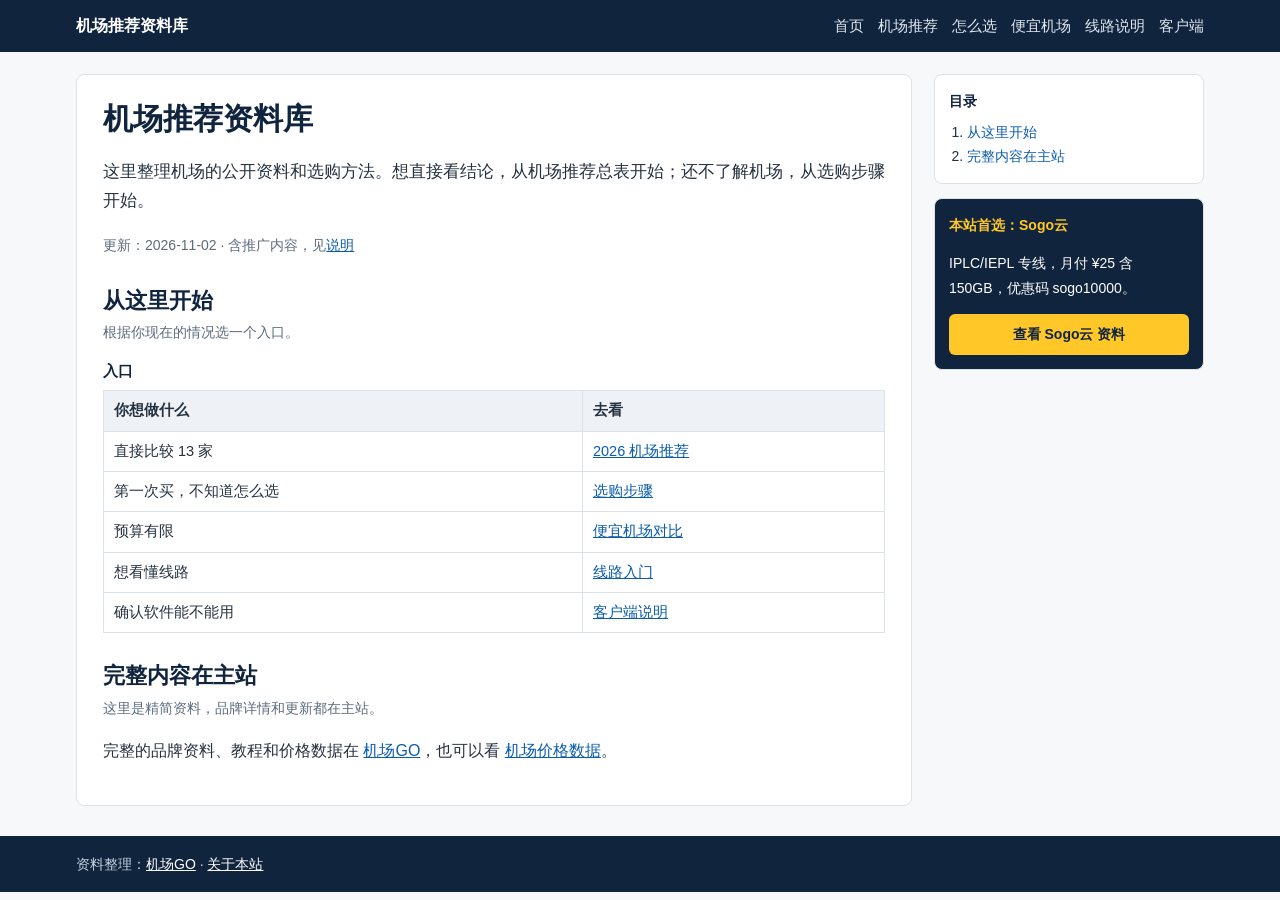
<file: index.html>
<!doctype html>
<html lang="zh-CN"><head><meta charset="utf-8"><meta name="viewport" content="width=device-width,initial-scale=1"><meta name="msvalidate.01" content="87D7FDBF3B41B1DBE0C94064F8A3F337">
<title>机场推荐资料库：线路、价格与选购方法</title><meta name="description" content="开放的机场资料库，整理 13 家机场的线路、价格和接入方式，并提供选购步骤、线路入门和客户端说明，适合第一次买机场的用户。"><link rel="canonical" href="https://kelvinchong6880-gif.github.io/jichangtuijian/">
<meta property="og:title" content="机场推荐资料库：线路、价格与选购方法"><meta property="og:description" content="开放的机场资料库，整理 13 家机场的线路、价格和接入方式，并提供选购步骤、线路入门和客户端说明，适合第一次买机场的用户。"><meta property="og:type" content="article"><meta property="og:url" content="https://kelvinchong6880-gif.github.io/jichangtuijian/">
<link rel="stylesheet" href="style.css"><script type="application/ld+json">{"@context":"https://schema.org","@type":"Article","headline":"机场推荐资料库","description":"开放的机场资料库，整理 13 家机场的线路、价格和接入方式，并提供选购步骤、线路入门和客户端说明，适合第一次买机场的用户。","dateModified":"2026-11-02","mainEntityOfPage":"https://kelvinchong6880-gif.github.io/jichangtuijian/","author":{"@type":"Organization","name":"机场GO","url":"https://jichanggo.blog/"}}</script></head><body>
<header class="top"><div class="wrap"><a class="brand" href="index.html">机场推荐资料库</a><nav aria-label="主导航"><a href="index.html">首页</a><a href="airport.html">机场推荐</a><a href="how-to-choose.html">怎么选</a><a href="cheap.html">便宜机场</a><a href="lines.html">线路说明</a><a href="clients.html">客户端</a></nav></div></header>
<div class="wrap grid"><main>
<h1>机场推荐资料库</h1><p class="lead">这里整理机场的公开资料和选购方法。想直接看结论，从机场推荐总表开始；还不了解机场，从选购步骤开始。</p><p class="meta">更新：<time datetime="2026-11-02">2026-11-02</time> · 含推广内容，见<a href="about.html">说明</a></p>
<section><h2 id="start">从这里开始</h2><p class="sec">根据你现在的情况选一个入口。</p><div class="tbl"><table><caption>入口</caption><thead><tr><th scope="col">你想做什么</th><th scope="col">去看</th></tr></thead><tbody><tr><td>直接比较 13 家</td><td><a href="airport.html">2026 机场推荐</a></td></tr><tr><td>第一次买，不知道怎么选</td><td><a href="how-to-choose.html">选购步骤</a></td></tr><tr><td>预算有限</td><td><a href="cheap.html">便宜机场对比</a></td></tr><tr><td>想看懂线路</td><td><a href="lines.html">线路入门</a></td></tr><tr><td>确认软件能不能用</td><td><a href="clients.html">客户端说明</a></td></tr></tbody></table></div></section>
<section><h2 id="main">完整内容在主站</h2><p class="sec">这里是精简资料，品牌详情和更新都在主站。</p><p>完整的品牌资料、教程和价格数据在 <a href="https://jichanggo.blog/">机场GO</a>，也可以看 <a href="https://jichanggo.blog/shuju/">机场价格数据</a>。</p></section>
</main><aside><div class="toc"><p class="toc-t">目录</p><ol><li><a href="#start">从这里开始</a></li><li><a href="#main">完整内容在主站</a></li></ol></div>
<div class="sogo"><p class="sogo-t">本站首选：Sogo云</p><p>IPLC/IEPL 专线，月付 ¥25 含 150GB，优惠码 sogo10000。</p><a class="btn" href="https://jichanggo.blog/brands/sogo/">查看 Sogo云 资料</a></div></aside></div>
<footer><div class="wrap"><p>资料整理：<a href="https://jichanggo.blog/">机场GO</a> · <a href="about.html">关于本站</a></p></div></footer>
</body></html>
</file>
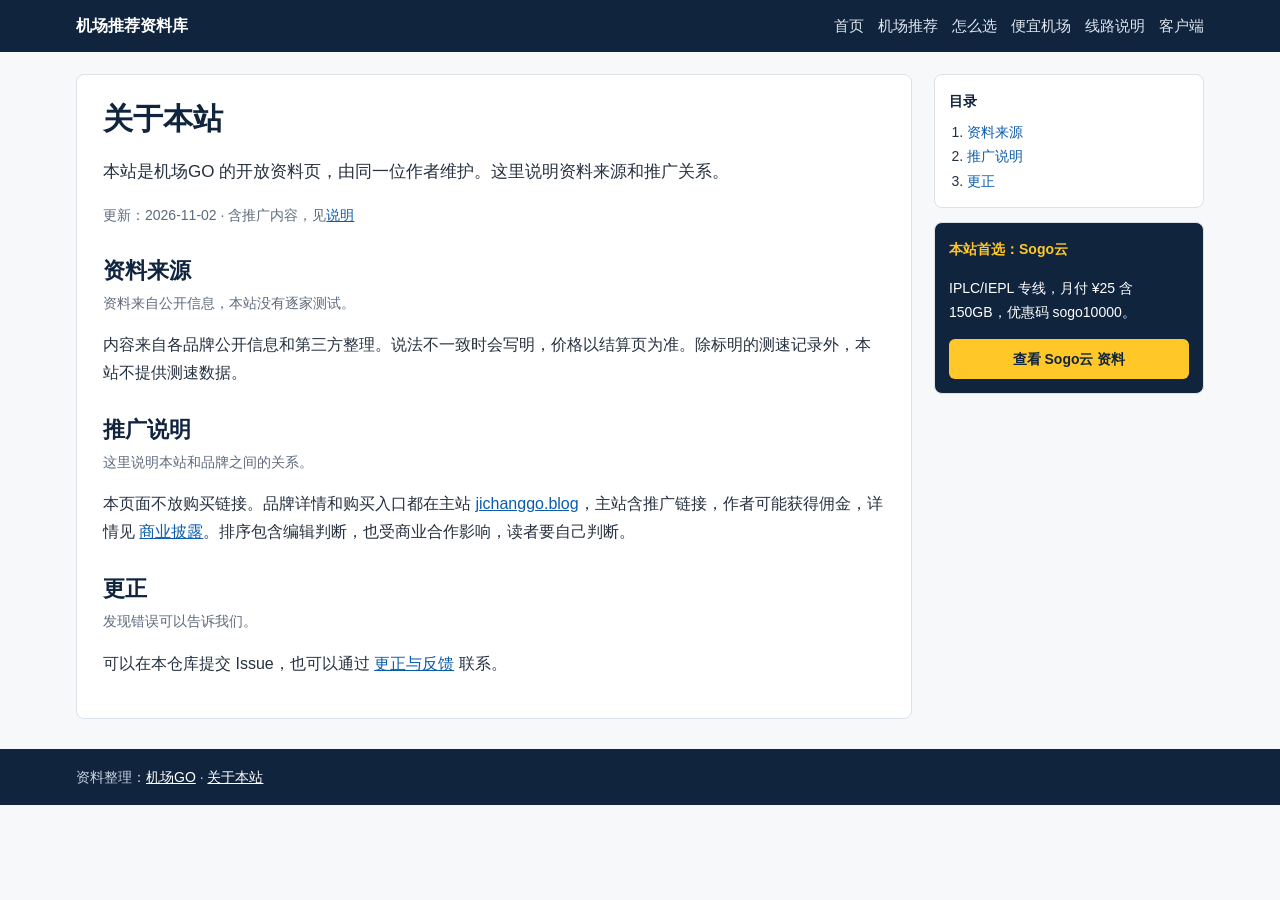
<file: about.html>
<!doctype html>
<html lang="zh-CN"><head><meta charset="utf-8"><meta name="viewport" content="width=device-width,initial-scale=1"><meta name="msvalidate.01" content="87D7FDBF3B41B1DBE0C94064F8A3F337">
<title>关于本站：资料来源和推广说明</title><meta name="description" content="本站是机场GO 的开放资料页，整理机场公开资料和选购方法。本页说明资料来源、更新方式和推广关系，方便读者判断内容是否可信。"><link rel="canonical" href="https://kelvinchong6880-gif.github.io/jichangtuijian/about.html">
<meta property="og:title" content="关于本站：资料来源和推广说明"><meta property="og:description" content="本站是机场GO 的开放资料页，整理机场公开资料和选购方法。本页说明资料来源、更新方式和推广关系，方便读者判断内容是否可信。"><meta property="og:type" content="article"><meta property="og:url" content="https://kelvinchong6880-gif.github.io/jichangtuijian/about.html">
<link rel="stylesheet" href="style.css"><script type="application/ld+json">{"@context":"https://schema.org","@type":"Article","headline":"关于本站","description":"本站是机场GO 的开放资料页，整理机场公开资料和选购方法。本页说明资料来源、更新方式和推广关系，方便读者判断内容是否可信。","dateModified":"2026-11-02","mainEntityOfPage":"https://kelvinchong6880-gif.github.io/jichangtuijian/about.html","author":{"@type":"Organization","name":"机场GO","url":"https://jichanggo.blog/"}}</script></head><body>
<header class="top"><div class="wrap"><a class="brand" href="index.html">机场推荐资料库</a><nav aria-label="主导航"><a href="index.html">首页</a><a href="airport.html">机场推荐</a><a href="how-to-choose.html">怎么选</a><a href="cheap.html">便宜机场</a><a href="lines.html">线路说明</a><a href="clients.html">客户端</a></nav></div></header>
<div class="wrap grid"><main>
<h1>关于本站</h1><p class="lead">本站是机场GO 的开放资料页，由同一位作者维护。这里说明资料来源和推广关系。</p><p class="meta">更新：<time datetime="2026-11-02">2026-11-02</time> · 含推广内容，见<a href="about.html">说明</a></p>
<section><h2 id="src">资料来源</h2><p class="sec">资料来自公开信息，本站没有逐家测试。</p><p>内容来自各品牌公开信息和第三方整理。说法不一致时会写明，价格以结算页为准。除标明的测速记录外，本站不提供测速数据。</p></section>
<section><h2 id="ad">推广说明</h2><p class="sec">这里说明本站和品牌之间的关系。</p><p>本页面不放购买链接。品牌详情和购买入口都在主站 <a href="https://jichanggo.blog/">jichanggo.blog</a>，主站含推广链接，作者可能获得佣金，详情见 <a href="https://jichanggo.blog/disclosure/">商业披露</a>。排序包含编辑判断，也受商业合作影响，读者要自己判断。</p></section>
<section><h2 id="fix">更正</h2><p class="sec">发现错误可以告诉我们。</p><p>可以在本仓库提交 Issue，也可以通过 <a href="https://jichanggo.blog/contact/">更正与反馈</a> 联系。</p></section>
</main><aside><div class="toc"><p class="toc-t">目录</p><ol><li><a href="#src">资料来源</a></li><li><a href="#ad">推广说明</a></li><li><a href="#fix">更正</a></li></ol></div>
<div class="sogo"><p class="sogo-t">本站首选：Sogo云</p><p>IPLC/IEPL 专线，月付 ¥25 含 150GB，优惠码 sogo10000。</p><a class="btn" href="https://jichanggo.blog/brands/sogo/">查看 Sogo云 资料</a></div></aside></div>
<footer><div class="wrap"><p>资料整理：<a href="https://jichanggo.blog/">机场GO</a> · <a href="about.html">关于本站</a></p></div></footer>
</body></html>
</file>
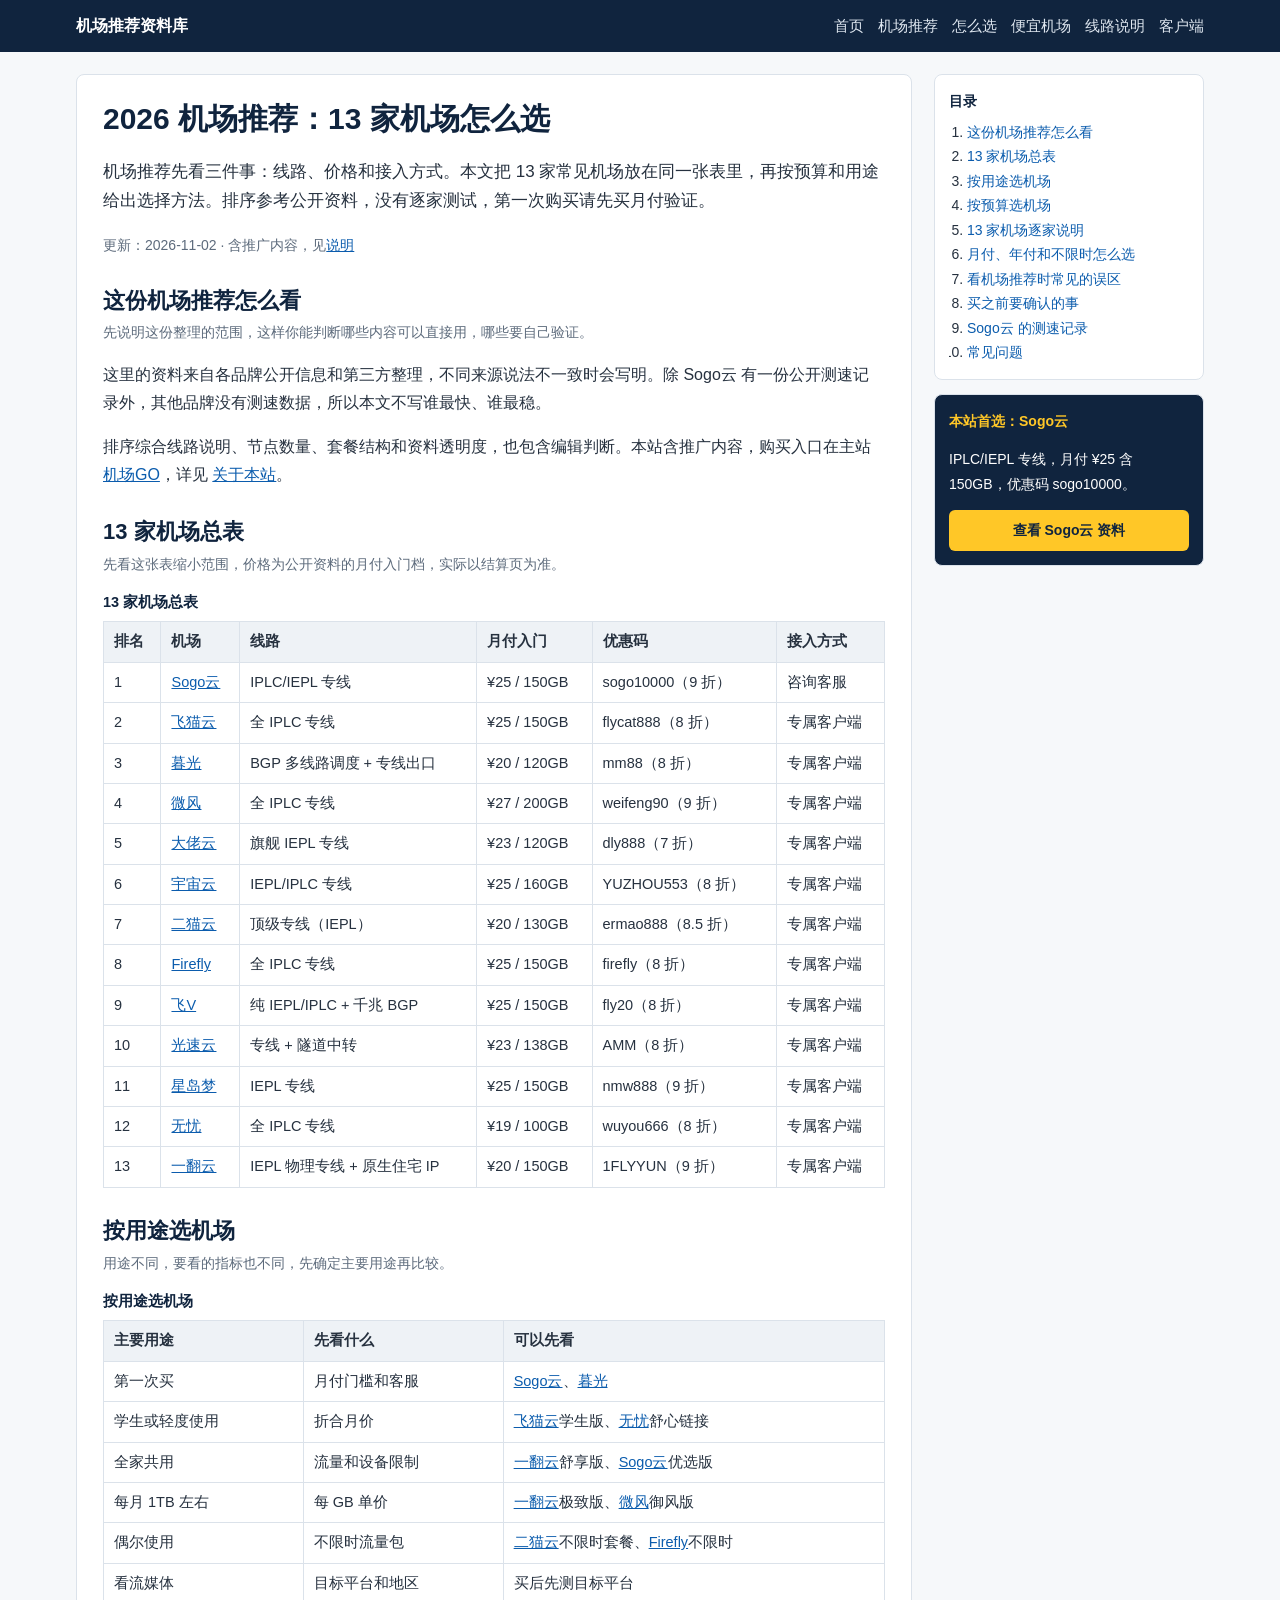
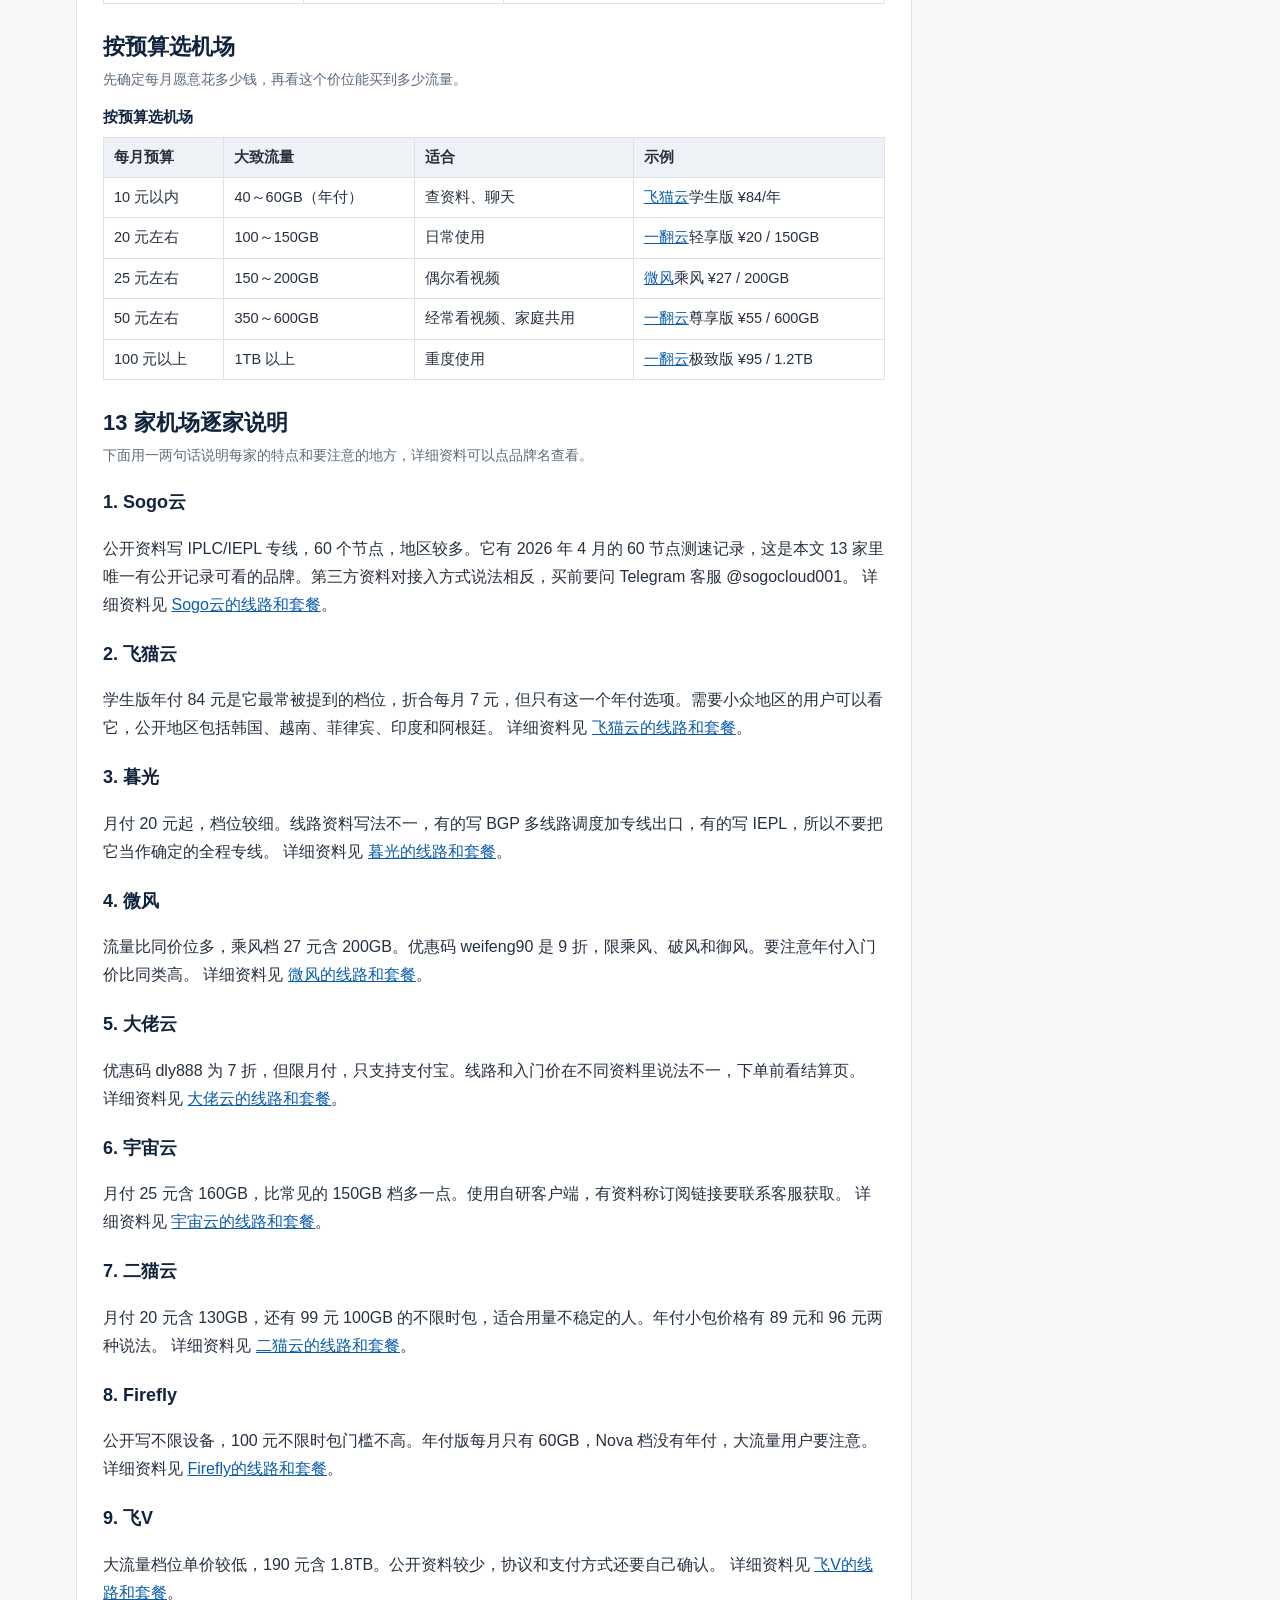
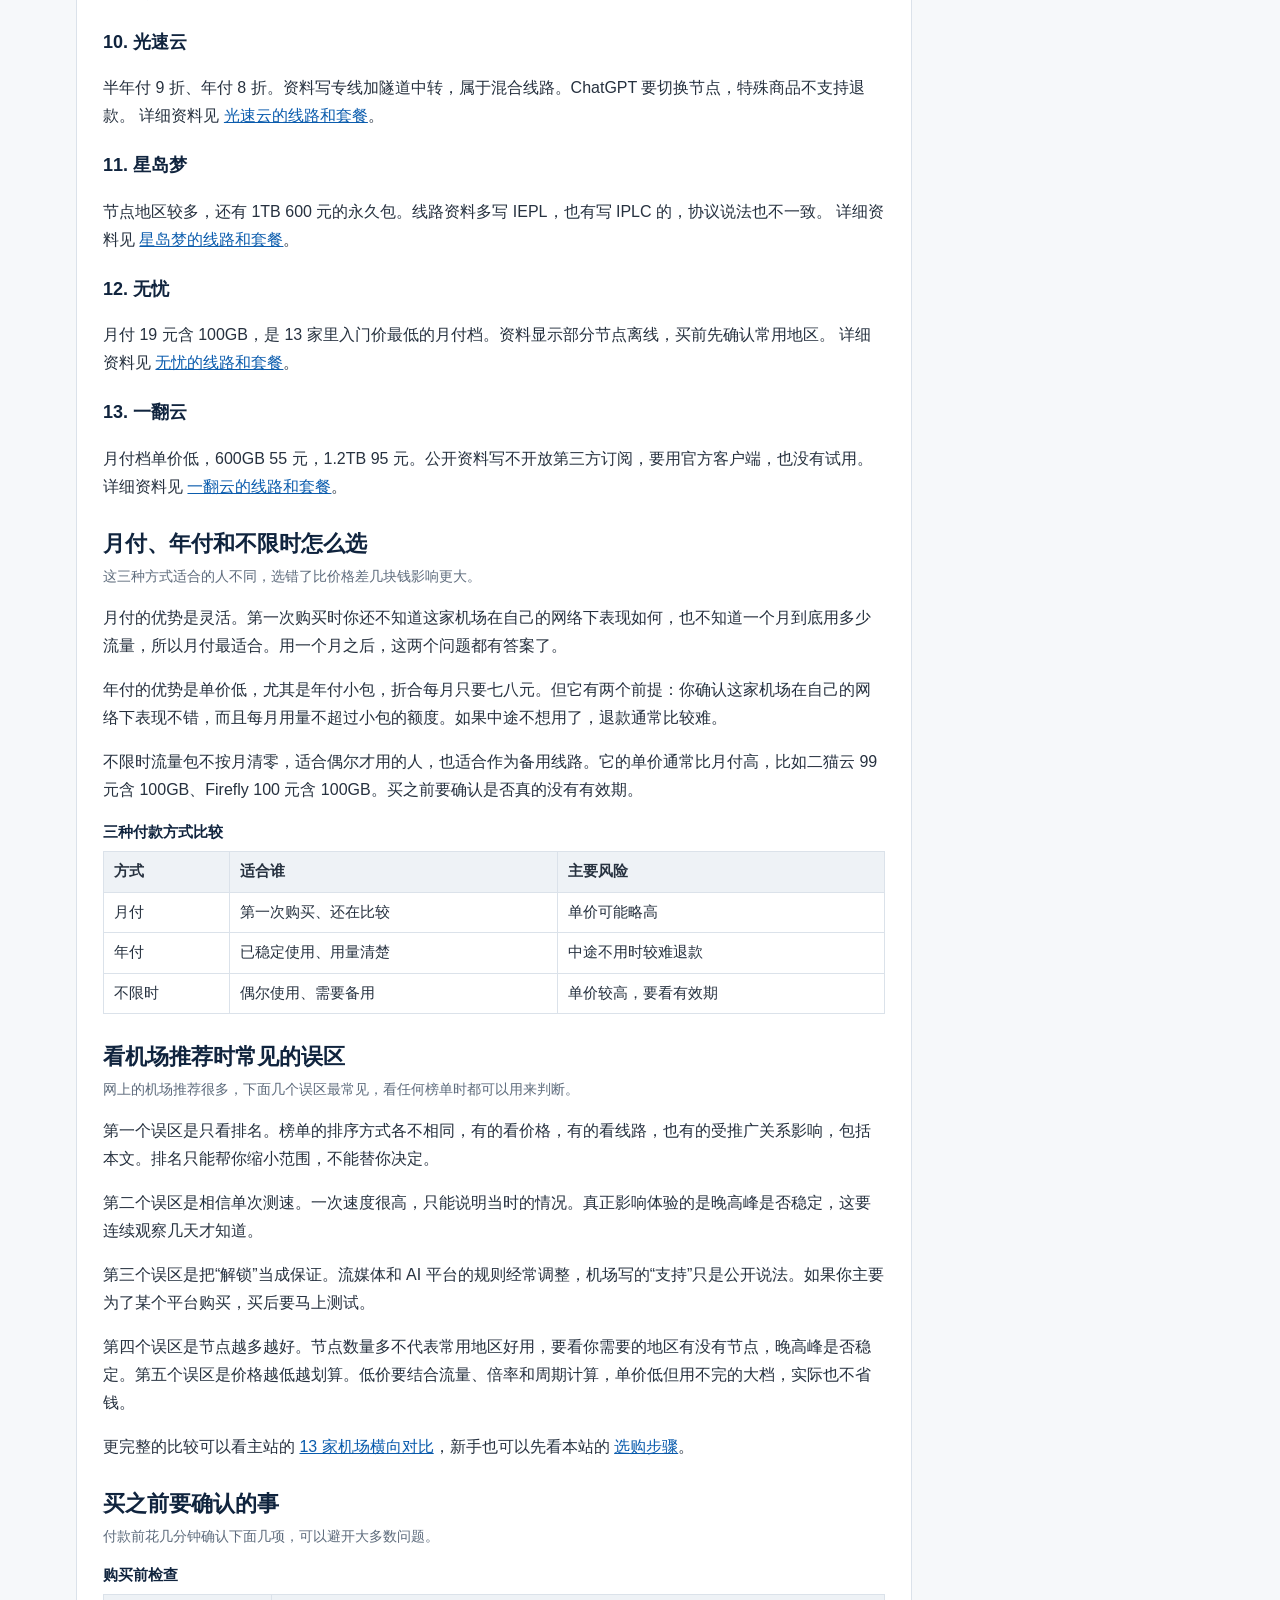
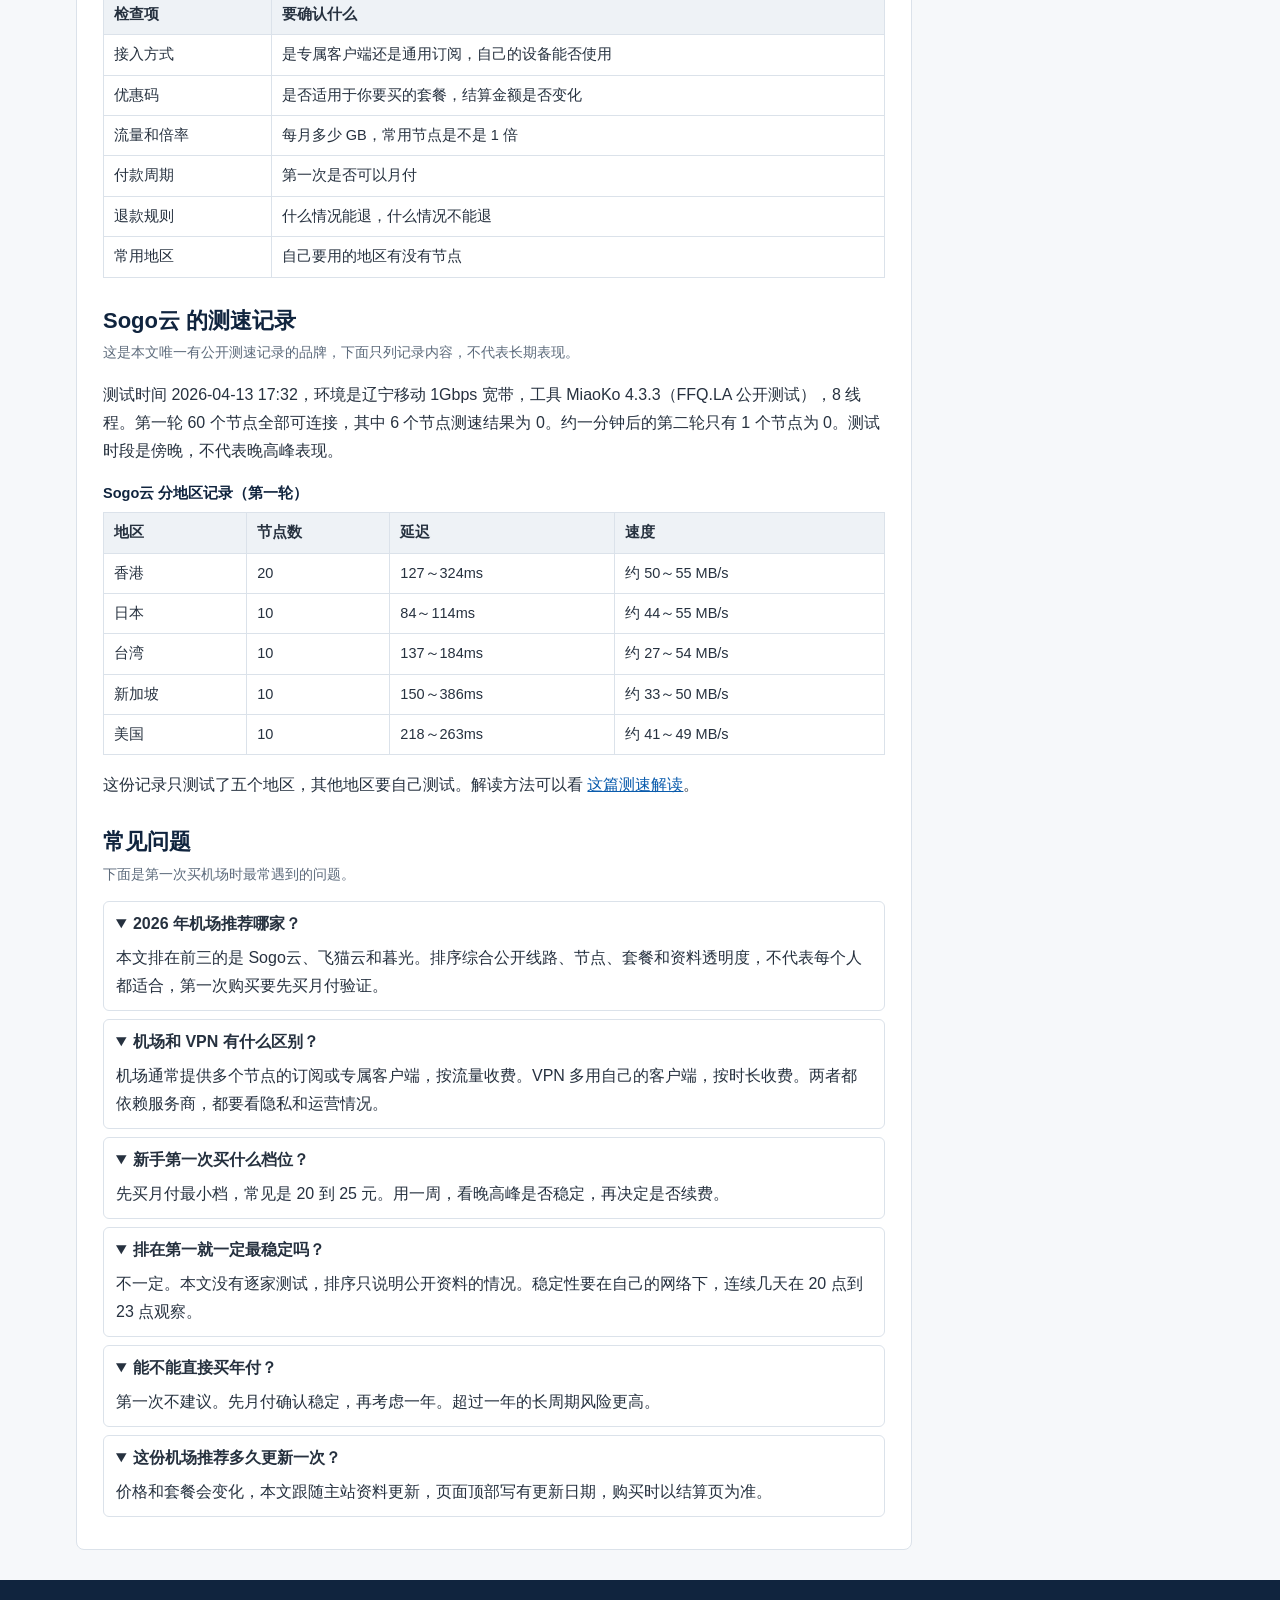
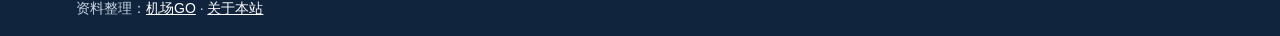
<file: airport.html>
<!doctype html>
<html lang="zh-CN"><head><meta charset="utf-8"><meta name="viewport" content="width=device-width,initial-scale=1"><meta name="msvalidate.01" content="87D7FDBF3B41B1DBE0C94064F8A3F337">
<title>2026 机场推荐：13 家机场线路、价格与客户端怎么选</title><meta name="description" content="2026 机场推荐整理：13 家机场的线路、月付价格、优惠码和接入方式放在一张表里，并按预算和用途给出选择方法，方便第一次买机场的用户快速缩小范围。"><link rel="canonical" href="https://kelvinchong6880-gif.github.io/jichangtuijian/airport.html">
<meta property="og:title" content="2026 机场推荐：13 家机场线路、价格与客户端怎么选"><meta property="og:description" content="2026 机场推荐整理：13 家机场的线路、月付价格、优惠码和接入方式放在一张表里，并按预算和用途给出选择方法，方便第一次买机场的用户快速缩小范围。"><meta property="og:type" content="article"><meta property="og:url" content="https://kelvinchong6880-gif.github.io/jichangtuijian/airport.html">
<link rel="stylesheet" href="style.css"><script type="application/ld+json">{"@context":"https://schema.org","@type":"Article","headline":"2026 机场推荐：13 家机场怎么选","description":"2026 机场推荐整理：13 家机场的线路、月付价格、优惠码和接入方式放在一张表里，并按预算和用途给出选择方法，方便第一次买机场的用户快速缩小范围。","dateModified":"2026-11-02","mainEntityOfPage":"https://kelvinchong6880-gif.github.io/jichangtuijian/airport.html","author":{"@type":"Organization","name":"机场GO","url":"https://jichanggo.blog/"}}</script><script type="application/ld+json">{"@context":"https://schema.org","@type":"FAQPage","mainEntity":[{"@type":"Question","name":"2026 年机场推荐哪家？","acceptedAnswer":{"@type":"Answer","text":"本文排在前三的是 Sogo云、飞猫云和暮光。排序综合公开线路、节点、套餐和资料透明度，不代表每个人都适合，第一次购买要先买月付验证。"}},{"@type":"Question","name":"机场和 VPN 有什么区别？","acceptedAnswer":{"@type":"Answer","text":"机场通常提供多个节点的订阅或专属客户端，按流量收费。VPN 多用自己的客户端，按时长收费。两者都依赖服务商，都要看隐私和运营情况。"}},{"@type":"Question","name":"新手第一次买什么档位？","acceptedAnswer":{"@type":"Answer","text":"先买月付最小档，常见是 20 到 25 元。用一周，看晚高峰是否稳定，再决定是否续费。"}},{"@type":"Question","name":"排在第一就一定最稳定吗？","acceptedAnswer":{"@type":"Answer","text":"不一定。本文没有逐家测试，排序只说明公开资料的情况。稳定性要在自己的网络下，连续几天在 20 点到 23 点观察。"}},{"@type":"Question","name":"能不能直接买年付？","acceptedAnswer":{"@type":"Answer","text":"第一次不建议。先月付确认稳定，再考虑一年。超过一年的长周期风险更高。"}},{"@type":"Question","name":"这份机场推荐多久更新一次？","acceptedAnswer":{"@type":"Answer","text":"价格和套餐会变化，本文跟随主站资料更新，页面顶部写有更新日期，购买时以结算页为准。"}}]}</script></head><body>
<header class="top"><div class="wrap"><a class="brand" href="index.html">机场推荐资料库</a><nav aria-label="主导航"><a href="index.html">首页</a><a href="airport.html">机场推荐</a><a href="how-to-choose.html">怎么选</a><a href="cheap.html">便宜机场</a><a href="lines.html">线路说明</a><a href="clients.html">客户端</a></nav></div></header>
<div class="wrap grid"><main>
<h1>2026 机场推荐：13 家机场怎么选</h1><p class="lead">机场推荐先看三件事：线路、价格和接入方式。本文把 13 家常见机场放在同一张表里，再按预算和用途给出选择方法。排序参考公开资料，没有逐家测试，第一次购买请先买月付验证。</p><p class="meta">更新：<time datetime="2026-11-02">2026-11-02</time> · 含推广内容，见<a href="about.html">说明</a></p>
<section><h2 id="how">这份机场推荐怎么看</h2><p class="sec">先说明这份整理的范围，这样你能判断哪些内容可以直接用，哪些要自己验证。</p>
      <p>这里的资料来自各品牌公开信息和第三方整理，不同来源说法不一致时会写明。除 Sogo云 有一份公开测速记录外，其他品牌没有测速数据，所以本文不写谁最快、谁最稳。</p>
      <p>排序综合线路说明、节点数量、套餐结构和资料透明度，也包含编辑判断。本站含推广内容，购买入口在主站 <a href="https://jichanggo.blog/">机场GO</a>，详见 <a href="about.html">关于本站</a>。</p></section>
<section><h2 id="list">13 家机场总表</h2><p class="sec">先看这张表缩小范围，价格为公开资料的月付入门档，实际以结算页为准。</p><div class="tbl"><table><caption>13 家机场总表</caption><thead><tr><th scope="col">排名</th><th scope="col">机场</th><th scope="col">线路</th><th scope="col">月付入门</th><th scope="col">优惠码</th><th scope="col">接入方式</th></tr></thead><tbody><tr><td>1</td><td><a href="https://jichanggo.blog/brands/sogo/">Sogo云</a></td><td>IPLC/IEPL 专线</td><td>¥25 / 150GB</td><td>sogo10000（9 折）</td><td>咨询客服</td></tr><tr><td>2</td><td><a href="https://jichanggo.blog/brands/feimao/">飞猫云</a></td><td>全 IPLC 专线</td><td>¥25 / 150GB</td><td>flycat888（8 折）</td><td>专属客户端</td></tr><tr><td>3</td><td><a href="https://jichanggo.blog/brands/muguang/">暮光</a></td><td>BGP 多线路调度 + 专线出口</td><td>¥20 / 120GB</td><td>mm88（8 折）</td><td>专属客户端</td></tr><tr><td>4</td><td><a href="https://jichanggo.blog/brands/weifeng/">微风</a></td><td>全 IPLC 专线</td><td>¥27 / 200GB</td><td>weifeng90（9 折）</td><td>专属客户端</td></tr><tr><td>5</td><td><a href="https://jichanggo.blog/brands/dalao/">大佬云</a></td><td>旗舰 IEPL 专线</td><td>¥23 / 120GB</td><td>dly888（7 折）</td><td>专属客户端</td></tr><tr><td>6</td><td><a href="https://jichanggo.blog/brands/yuzhou/">宇宙云</a></td><td>IEPL/IPLC 专线</td><td>¥25 / 160GB</td><td>YUZHOU553（8 折）</td><td>专属客户端</td></tr><tr><td>7</td><td><a href="https://jichanggo.blog/brands/ermao/">二猫云</a></td><td>顶级专线（IEPL）</td><td>¥20 / 130GB</td><td>ermao888（8.5 折）</td><td>专属客户端</td></tr><tr><td>8</td><td><a href="https://jichanggo.blog/brands/firefly/">Firefly</a></td><td>全 IPLC 专线</td><td>¥25 / 150GB</td><td>firefly（8 折）</td><td>专属客户端</td></tr><tr><td>9</td><td><a href="https://jichanggo.blog/brands/feiv/">飞V</a></td><td>纯 IEPL/IPLC + 千兆 BGP</td><td>¥25 / 150GB</td><td>fly20（8 折）</td><td>专属客户端</td></tr><tr><td>10</td><td><a href="https://jichanggo.blog/brands/guangsu/">光速云</a></td><td>专线 + 隧道中转</td><td>¥23 / 138GB</td><td>AMM（8 折）</td><td>专属客户端</td></tr><tr><td>11</td><td><a href="https://jichanggo.blog/brands/xingdaomeng/">星岛梦</a></td><td>IEPL 专线</td><td>¥25 / 150GB</td><td>nmw888（9 折）</td><td>专属客户端</td></tr><tr><td>12</td><td><a href="https://jichanggo.blog/brands/wuyou/">无忧</a></td><td>全 IPLC 专线</td><td>¥19 / 100GB</td><td>wuyou666（8 折）</td><td>专属客户端</td></tr><tr><td>13</td><td><a href="https://jichanggo.blog/brands/yifan/">一翻云</a></td><td>IEPL 物理专线 + 原生住宅 IP</td><td>¥20 / 150GB</td><td>1FLYYUN（9 折）</td><td>专属客户端</td></tr></tbody></table></div></section>
<section><h2 id="need">按用途选机场</h2><p class="sec">用途不同，要看的指标也不同，先确定主要用途再比较。</p><div class="tbl"><table><caption>按用途选机场</caption><thead><tr><th scope="col">主要用途</th><th scope="col">先看什么</th><th scope="col">可以先看</th></tr></thead><tbody><tr><td>第一次买</td><td>月付门槛和客服</td><td><a href="https://jichanggo.blog/brands/sogo/">Sogo云</a>、<a href="https://jichanggo.blog/brands/muguang/">暮光</a></td></tr><tr><td>学生或轻度使用</td><td>折合月价</td><td><a href="https://jichanggo.blog/brands/feimao/">飞猫云</a>学生版、<a href="https://jichanggo.blog/brands/wuyou/">无忧</a>舒心链接</td></tr><tr><td>全家共用</td><td>流量和设备限制</td><td><a href="https://jichanggo.blog/brands/yifan/">一翻云</a>舒享版、<a href="https://jichanggo.blog/brands/sogo/">Sogo云</a>优选版</td></tr><tr><td>每月 1TB 左右</td><td>每 GB 单价</td><td><a href="https://jichanggo.blog/brands/yifan/">一翻云</a>极致版、<a href="https://jichanggo.blog/brands/weifeng/">微风</a>御风版</td></tr><tr><td>偶尔使用</td><td>不限时流量包</td><td><a href="https://jichanggo.blog/brands/ermao/">二猫云</a>不限时套餐、<a href="https://jichanggo.blog/brands/firefly/">Firefly</a>不限时</td></tr><tr><td>看流媒体</td><td>目标平台和地区</td><td>买后先测目标平台</td></tr></tbody></table></div></section>
<section><h2 id="budget">按预算选机场</h2><p class="sec">先确定每月愿意花多少钱，再看这个价位能买到多少流量。</p><div class="tbl"><table><caption>按预算选机场</caption><thead><tr><th scope="col">每月预算</th><th scope="col">大致流量</th><th scope="col">适合</th><th scope="col">示例</th></tr></thead><tbody><tr><td>10 元以内</td><td>40～60GB（年付）</td><td>查资料、聊天</td><td><a href="https://jichanggo.blog/brands/feimao/">飞猫云</a>学生版 ¥84/年</td></tr><tr><td>20 元左右</td><td>100～150GB</td><td>日常使用</td><td><a href="https://jichanggo.blog/brands/yifan/">一翻云</a>轻享版 ¥20 / 150GB</td></tr><tr><td>25 元左右</td><td>150～200GB</td><td>偶尔看视频</td><td><a href="https://jichanggo.blog/brands/weifeng/">微风</a>乘风 ¥27 / 200GB</td></tr><tr><td>50 元左右</td><td>350～600GB</td><td>经常看视频、家庭共用</td><td><a href="https://jichanggo.blog/brands/yifan/">一翻云</a>尊享版 ¥55 / 600GB</td></tr><tr><td>100 元以上</td><td>1TB 以上</td><td>重度使用</td><td><a href="https://jichanggo.blog/brands/yifan/">一翻云</a>极致版 ¥95 / 1.2TB</td></tr></tbody></table></div></section>
<section><h2 id="each">13 家机场逐家说明</h2><p class="sec">下面用一两句话说明每家的特点和要注意的地方，详细资料可以点品牌名查看。</p><h3 id="b-sogo">1. Sogo云</h3><p>公开资料写 IPLC/IEPL 专线，60 个节点，地区较多。它有 2026 年 4 月的 60 节点测速记录，这是本文 13 家里唯一有公开记录可看的品牌。第三方资料对接入方式说法相反，买前要问 Telegram 客服 @sogocloud001。 详细资料见 <a href="https://jichanggo.blog/brands/sogo/">Sogo云的线路和套餐</a>。</p><h3 id="b-feimao">2. 飞猫云</h3><p>学生版年付 84 元是它最常被提到的档位，折合每月 7 元，但只有这一个年付选项。需要小众地区的用户可以看它，公开地区包括韩国、越南、菲律宾、印度和阿根廷。 详细资料见 <a href="https://jichanggo.blog/brands/feimao/">飞猫云的线路和套餐</a>。</p><h3 id="b-muguang">3. 暮光</h3><p>月付 20 元起，档位较细。线路资料写法不一，有的写 BGP 多线路调度加专线出口，有的写 IEPL，所以不要把它当作确定的全程专线。 详细资料见 <a href="https://jichanggo.blog/brands/muguang/">暮光的线路和套餐</a>。</p><h3 id="b-weifeng">4. 微风</h3><p>流量比同价位多，乘风档 27 元含 200GB。优惠码 weifeng90 是 9 折，限乘风、破风和御风。要注意年付入门价比同类高。 详细资料见 <a href="https://jichanggo.blog/brands/weifeng/">微风的线路和套餐</a>。</p><h3 id="b-dalao">5. 大佬云</h3><p>优惠码 dly888 为 7 折，但限月付，只支持支付宝。线路和入门价在不同资料里说法不一，下单前看结算页。 详细资料见 <a href="https://jichanggo.blog/brands/dalao/">大佬云的线路和套餐</a>。</p><h3 id="b-yuzhou">6. 宇宙云</h3><p>月付 25 元含 160GB，比常见的 150GB 档多一点。使用自研客户端，有资料称订阅链接要联系客服获取。 详细资料见 <a href="https://jichanggo.blog/brands/yuzhou/">宇宙云的线路和套餐</a>。</p><h3 id="b-ermao">7. 二猫云</h3><p>月付 20 元含 130GB，还有 99 元 100GB 的不限时包，适合用量不稳定的人。年付小包价格有 89 元和 96 元两种说法。 详细资料见 <a href="https://jichanggo.blog/brands/ermao/">二猫云的线路和套餐</a>。</p><h3 id="b-firefly">8. Firefly</h3><p>公开写不限设备，100 元不限时包门槛不高。年付版每月只有 60GB，Nova 档没有年付，大流量用户要注意。 详细资料见 <a href="https://jichanggo.blog/brands/firefly/">Firefly的线路和套餐</a>。</p><h3 id="b-feiv">9. 飞V</h3><p>大流量档位单价较低，190 元含 1.8TB。公开资料较少，协议和支付方式还要自己确认。 详细资料见 <a href="https://jichanggo.blog/brands/feiv/">飞V的线路和套餐</a>。</p><h3 id="b-guangsu">10. 光速云</h3><p>半年付 9 折、年付 8 折。资料写专线加隧道中转，属于混合线路。ChatGPT 要切换节点，特殊商品不支持退款。 详细资料见 <a href="https://jichanggo.blog/brands/guangsu/">光速云的线路和套餐</a>。</p><h3 id="b-xingdaomeng">11. 星岛梦</h3><p>节点地区较多，还有 1TB 600 元的永久包。线路资料多写 IEPL，也有写 IPLC 的，协议说法也不一致。 详细资料见 <a href="https://jichanggo.blog/brands/xingdaomeng/">星岛梦的线路和套餐</a>。</p><h3 id="b-wuyou">12. 无忧</h3><p>月付 19 元含 100GB，是 13 家里入门价最低的月付档。资料显示部分节点离线，买前先确认常用地区。 详细资料见 <a href="https://jichanggo.blog/brands/wuyou/">无忧的线路和套餐</a>。</p><h3 id="b-yifan">13. 一翻云</h3><p>月付档单价低，600GB 55 元，1.2TB 95 元。公开资料写不开放第三方订阅，要用官方客户端，也没有试用。 详细资料见 <a href="https://jichanggo.blog/brands/yifan/">一翻云的线路和套餐</a>。</p></section>
<section><h2 id="cycle">月付、年付和不限时怎么选</h2><p class="sec">这三种方式适合的人不同，选错了比价格差几块钱影响更大。</p>
      <p>月付的优势是灵活。第一次购买时你还不知道这家机场在自己的网络下表现如何，也不知道一个月到底用多少流量，所以月付最适合。用一个月之后，这两个问题都有答案了。</p>
      <p>年付的优势是单价低，尤其是年付小包，折合每月只要七八元。但它有两个前提：你确认这家机场在自己的网络下表现不错，而且每月用量不超过小包的额度。如果中途不想用了，退款通常比较难。</p>
      <p>不限时流量包不按月清零，适合偶尔才用的人，也适合作为备用线路。它的单价通常比月付高，比如二猫云 99 元含 100GB、Firefly 100 元含 100GB。买之前要确认是否真的没有有效期。</p>
      <div class="tbl"><table><caption>三种付款方式比较</caption><thead><tr><th scope="col">方式</th><th scope="col">适合谁</th><th scope="col">主要风险</th></tr></thead><tbody><tr><td>月付</td><td>第一次购买、还在比较</td><td>单价可能略高</td></tr><tr><td>年付</td><td>已稳定使用、用量清楚</td><td>中途不用时较难退款</td></tr><tr><td>不限时</td><td>偶尔使用、需要备用</td><td>单价较高，要看有效期</td></tr></tbody></table></div></section>
<section><h2 id="myth">看机场推荐时常见的误区</h2><p class="sec">网上的机场推荐很多，下面几个误区最常见，看任何榜单时都可以用来判断。</p>
      <p>第一个误区是只看排名。榜单的排序方式各不相同，有的看价格，有的看线路，也有的受推广关系影响，包括本文。排名只能帮你缩小范围，不能替你决定。</p>
      <p>第二个误区是相信单次测速。一次速度很高，只能说明当时的情况。真正影响体验的是晚高峰是否稳定，这要连续观察几天才知道。</p>
      <p>第三个误区是把“解锁”当成保证。流媒体和 AI 平台的规则经常调整，机场写的“支持”只是公开说法。如果你主要为了某个平台购买，买后要马上测试。</p>
      <p>第四个误区是节点越多越好。节点数量多不代表常用地区好用，要看你需要的地区有没有节点，晚高峰是否稳定。第五个误区是价格越低越划算。低价要结合流量、倍率和周期计算，单价低但用不完的大档，实际也不省钱。</p>
      <p>更完整的比较可以看主站的 <a href="https://jichanggo.blog/jichang-duibi/">13 家机场横向对比</a>，新手也可以先看本站的 <a href="how-to-choose.html">选购步骤</a>。</p></section>
<section><h2 id="check">买之前要确认的事</h2><p class="sec">付款前花几分钟确认下面几项，可以避开大多数问题。</p><div class="tbl"><table><caption>购买前检查</caption><thead><tr><th scope="col">检查项</th><th scope="col">要确认什么</th></tr></thead><tbody><tr><td>接入方式</td><td>是专属客户端还是通用订阅，自己的设备能否使用</td></tr><tr><td>优惠码</td><td>是否适用于你要买的套餐，结算金额是否变化</td></tr><tr><td>流量和倍率</td><td>每月多少 GB，常用节点是不是 1 倍</td></tr><tr><td>付款周期</td><td>第一次是否可以月付</td></tr><tr><td>退款规则</td><td>什么情况能退，什么情况不能退</td></tr><tr><td>常用地区</td><td>自己要用的地区有没有节点</td></tr></tbody></table></div></section>
<section><h2 id="speed">Sogo云 的测速记录</h2><p class="sec">这是本文唯一有公开测速记录的品牌，下面只列记录内容，不代表长期表现。</p><p>测试时间 2026-04-13 17:32，环境是辽宁移动 1Gbps 宽带，工具 MiaoKo 4.3.3（FFQ.LA 公开测试），8 线程。第一轮 60 个节点全部可连接，其中 6 个节点测速结果为 0。约一分钟后的第二轮只有 1 个节点为 0。测试时段是傍晚，不代表晚高峰表现。</p><div class="tbl"><table><caption>Sogo云 分地区记录（第一轮）</caption><thead><tr><th scope="col">地区</th><th scope="col">节点数</th><th scope="col">延迟</th><th scope="col">速度</th></tr></thead><tbody><tr><td>香港</td><td>20</td><td>127～324ms</td><td>约 50～55 MB/s</td></tr><tr><td>日本</td><td>10</td><td>84～114ms</td><td>约 44～55 MB/s</td></tr><tr><td>台湾</td><td>10</td><td>137～184ms</td><td>约 27～54 MB/s</td></tr><tr><td>新加坡</td><td>10</td><td>150～386ms</td><td>约 33～50 MB/s</td></tr><tr><td>美国</td><td>10</td><td>218～263ms</td><td>约 41～49 MB/s</td></tr></tbody></table></div><p>这份记录只测试了五个地区，其他地区要自己测试。解读方法可以看 <a href="https://jichanggo.blog/blog/sogo-cesu-jiedu/">这篇测速解读</a>。</p></section>
<section><h2 id="faq">常见问题</h2><p class="sec">下面是第一次买机场时最常遇到的问题。</p><details open><summary>2026 年机场推荐哪家？</summary><p>本文排在前三的是 Sogo云、飞猫云和暮光。排序综合公开线路、节点、套餐和资料透明度，不代表每个人都适合，第一次购买要先买月付验证。</p></details><details open><summary>机场和 VPN 有什么区别？</summary><p>机场通常提供多个节点的订阅或专属客户端，按流量收费。VPN 多用自己的客户端，按时长收费。两者都依赖服务商，都要看隐私和运营情况。</p></details><details open><summary>新手第一次买什么档位？</summary><p>先买月付最小档，常见是 20 到 25 元。用一周，看晚高峰是否稳定，再决定是否续费。</p></details><details open><summary>排在第一就一定最稳定吗？</summary><p>不一定。本文没有逐家测试，排序只说明公开资料的情况。稳定性要在自己的网络下，连续几天在 20 点到 23 点观察。</p></details><details open><summary>能不能直接买年付？</summary><p>第一次不建议。先月付确认稳定，再考虑一年。超过一年的长周期风险更高。</p></details><details open><summary>这份机场推荐多久更新一次？</summary><p>价格和套餐会变化，本文跟随主站资料更新，页面顶部写有更新日期，购买时以结算页为准。</p></details></section>
</main><aside><div class="toc"><p class="toc-t">目录</p><ol><li><a href="#how">这份机场推荐怎么看</a></li><li><a href="#list">13 家机场总表</a></li><li><a href="#need">按用途选机场</a></li><li><a href="#budget">按预算选机场</a></li><li><a href="#each">13 家机场逐家说明</a></li><li><a href="#cycle">月付、年付和不限时怎么选</a></li><li><a href="#myth">看机场推荐时常见的误区</a></li><li><a href="#check">买之前要确认的事</a></li><li><a href="#speed">Sogo云 的测速记录</a></li><li><a href="#faq">常见问题</a></li></ol></div>
<div class="sogo"><p class="sogo-t">本站首选：Sogo云</p><p>IPLC/IEPL 专线，月付 ¥25 含 150GB，优惠码 sogo10000。</p><a class="btn" href="https://jichanggo.blog/brands/sogo/">查看 Sogo云 资料</a></div></aside></div>
<footer><div class="wrap"><p>资料整理：<a href="https://jichanggo.blog/">机场GO</a> · <a href="about.html">关于本站</a></p></div></footer>
</body></html>
</file>
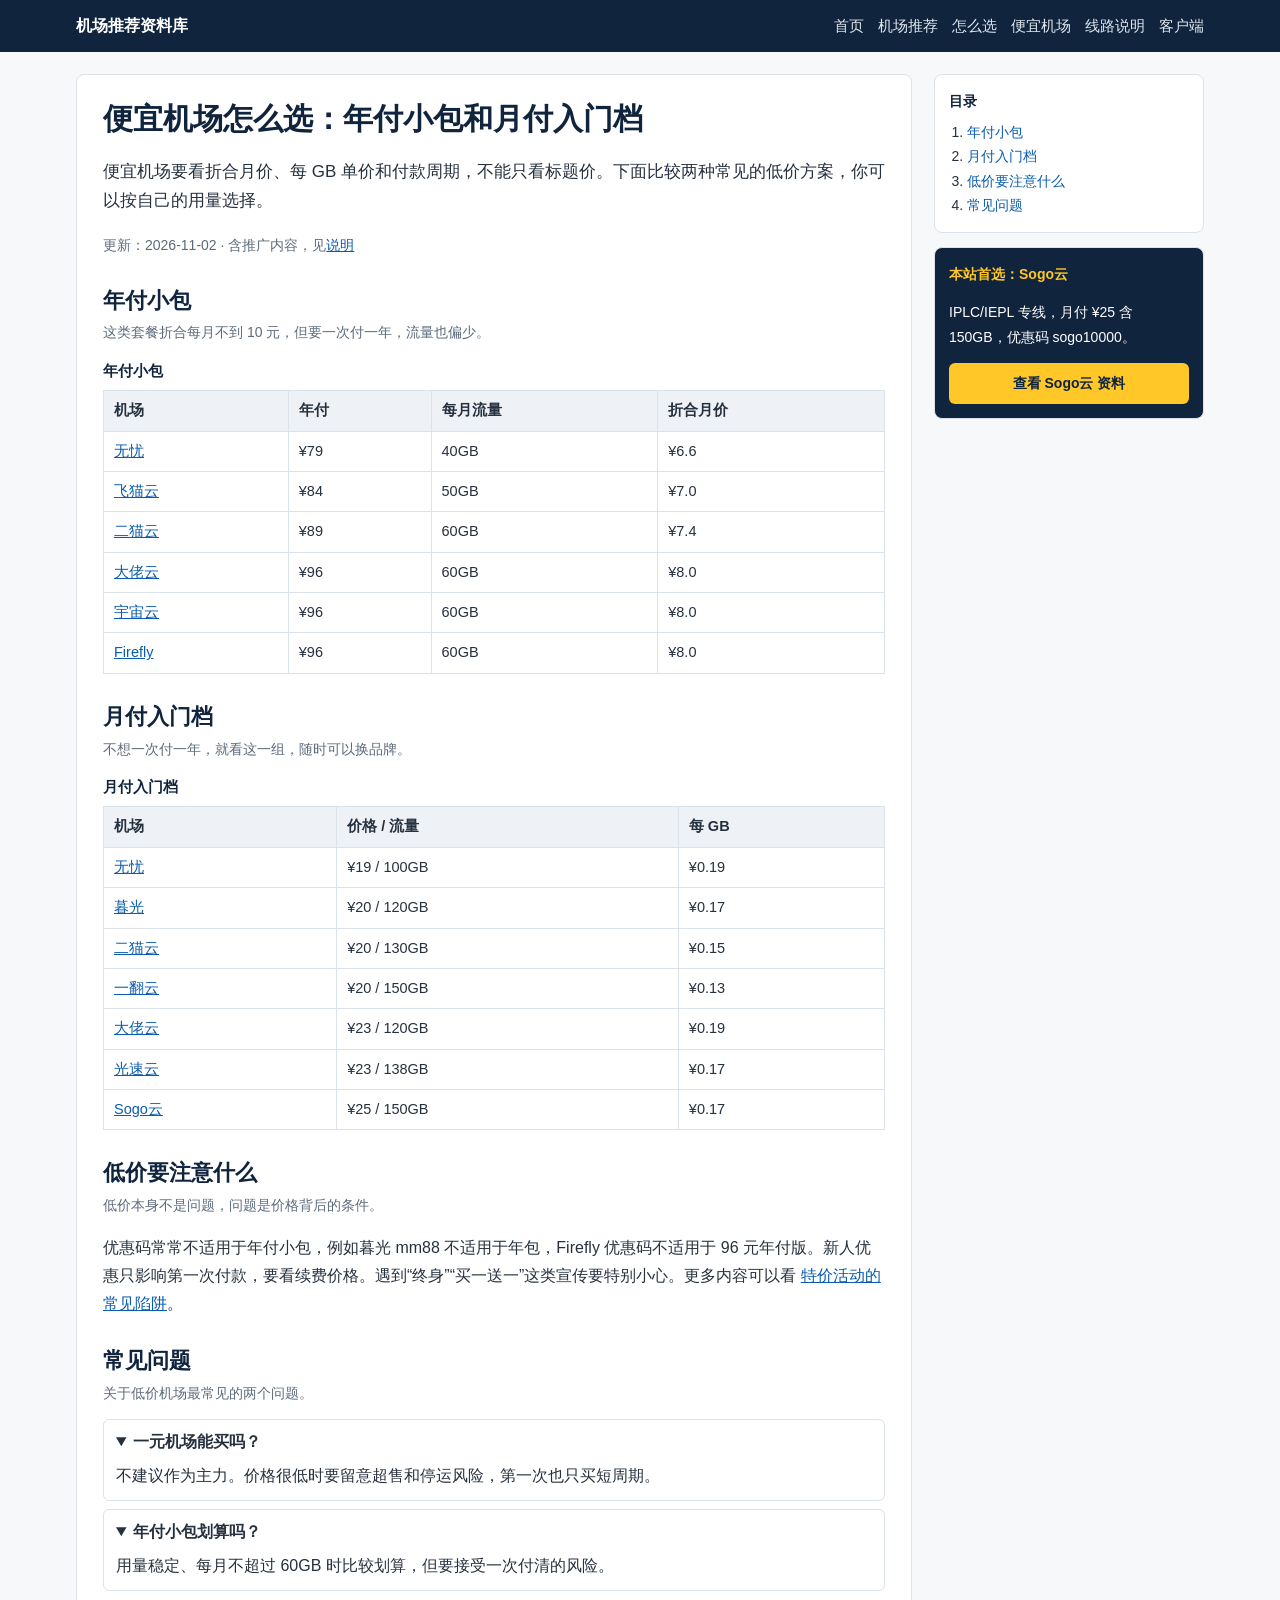
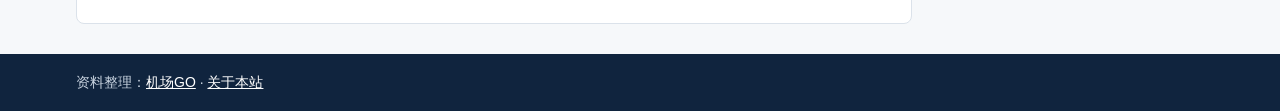
<file: cheap.html>
<!doctype html>
<html lang="zh-CN"><head><meta charset="utf-8"><meta name="viewport" content="width=device-width,initial-scale=1"><meta name="msvalidate.01" content="87D7FDBF3B41B1DBE0C94064F8A3F337">
<title>便宜机场怎么选？年付小包和月付入门档对比</title><meta name="description" content="便宜机场不是越低越好。本文比较年付小包和 20 元左右的月付入门档，算出折合月价和每 GB 单价，并说明低价套餐要注意的优惠条件和周期风险。"><link rel="canonical" href="https://kelvinchong6880-gif.github.io/jichangtuijian/cheap.html">
<meta property="og:title" content="便宜机场怎么选？年付小包和月付入门档对比"><meta property="og:description" content="便宜机场不是越低越好。本文比较年付小包和 20 元左右的月付入门档，算出折合月价和每 GB 单价，并说明低价套餐要注意的优惠条件和周期风险。"><meta property="og:type" content="article"><meta property="og:url" content="https://kelvinchong6880-gif.github.io/jichangtuijian/cheap.html">
<link rel="stylesheet" href="style.css"><script type="application/ld+json">{"@context":"https://schema.org","@type":"Article","headline":"便宜机场怎么选：年付小包和月付入门档","description":"便宜机场不是越低越好。本文比较年付小包和 20 元左右的月付入门档，算出折合月价和每 GB 单价，并说明低价套餐要注意的优惠条件和周期风险。","dateModified":"2026-11-02","mainEntityOfPage":"https://kelvinchong6880-gif.github.io/jichangtuijian/cheap.html","author":{"@type":"Organization","name":"机场GO","url":"https://jichanggo.blog/"}}</script><script type="application/ld+json">{"@context":"https://schema.org","@type":"FAQPage","mainEntity":[{"@type":"Question","name":"一元机场能买吗？","acceptedAnswer":{"@type":"Answer","text":"不建议作为主力。价格很低时要留意超售和停运风险，第一次也只买短周期。"}},{"@type":"Question","name":"年付小包划算吗？","acceptedAnswer":{"@type":"Answer","text":"用量稳定、每月不超过 60GB 时比较划算，但要接受一次付清的风险。"}}]}</script></head><body>
<header class="top"><div class="wrap"><a class="brand" href="index.html">机场推荐资料库</a><nav aria-label="主导航"><a href="index.html">首页</a><a href="airport.html">机场推荐</a><a href="how-to-choose.html">怎么选</a><a href="cheap.html">便宜机场</a><a href="lines.html">线路说明</a><a href="clients.html">客户端</a></nav></div></header>
<div class="wrap grid"><main>
<h1>便宜机场怎么选：年付小包和月付入门档</h1><p class="lead">便宜机场要看折合月价、每 GB 单价和付款周期，不能只看标题价。下面比较两种常见的低价方案，你可以按自己的用量选择。</p><p class="meta">更新：<time datetime="2026-11-02">2026-11-02</time> · 含推广内容，见<a href="about.html">说明</a></p>
<section><h2 id="year">年付小包</h2><p class="sec">这类套餐折合每月不到 10 元，但要一次付一年，流量也偏少。</p><div class="tbl"><table><caption>年付小包</caption><thead><tr><th scope="col">机场</th><th scope="col">年付</th><th scope="col">每月流量</th><th scope="col">折合月价</th></tr></thead><tbody><tr><td><a href="https://jichanggo.blog/brands/wuyou/">无忧</a></td><td>¥79</td><td>40GB</td><td>¥6.6</td></tr><tr><td><a href="https://jichanggo.blog/brands/feimao/">飞猫云</a></td><td>¥84</td><td>50GB</td><td>¥7.0</td></tr><tr><td><a href="https://jichanggo.blog/brands/ermao/">二猫云</a></td><td>¥89</td><td>60GB</td><td>¥7.4</td></tr><tr><td><a href="https://jichanggo.blog/brands/dalao/">大佬云</a></td><td>¥96</td><td>60GB</td><td>¥8.0</td></tr><tr><td><a href="https://jichanggo.blog/brands/yuzhou/">宇宙云</a></td><td>¥96</td><td>60GB</td><td>¥8.0</td></tr><tr><td><a href="https://jichanggo.blog/brands/firefly/">Firefly</a></td><td>¥96</td><td>60GB</td><td>¥8.0</td></tr></tbody></table></div></section>
<section><h2 id="month">月付入门档</h2><p class="sec">不想一次付一年，就看这一组，随时可以换品牌。</p><div class="tbl"><table><caption>月付入门档</caption><thead><tr><th scope="col">机场</th><th scope="col">价格 / 流量</th><th scope="col">每 GB</th></tr></thead><tbody><tr><td><a href="https://jichanggo.blog/brands/wuyou/">无忧</a></td><td>¥19 / 100GB</td><td>¥0.19</td></tr><tr><td><a href="https://jichanggo.blog/brands/muguang/">暮光</a></td><td>¥20 / 120GB</td><td>¥0.17</td></tr><tr><td><a href="https://jichanggo.blog/brands/ermao/">二猫云</a></td><td>¥20 / 130GB</td><td>¥0.15</td></tr><tr><td><a href="https://jichanggo.blog/brands/yifan/">一翻云</a></td><td>¥20 / 150GB</td><td>¥0.13</td></tr><tr><td><a href="https://jichanggo.blog/brands/dalao/">大佬云</a></td><td>¥23 / 120GB</td><td>¥0.19</td></tr><tr><td><a href="https://jichanggo.blog/brands/guangsu/">光速云</a></td><td>¥23 / 138GB</td><td>¥0.17</td></tr><tr><td><a href="https://jichanggo.blog/brands/sogo/">Sogo云</a></td><td>¥25 / 150GB</td><td>¥0.17</td></tr></tbody></table></div></section>
<section><h2 id="risk">低价要注意什么</h2><p class="sec">低价本身不是问题，问题是价格背后的条件。</p><p>优惠码常常不适用于年付小包，例如暮光 mm88 不适用于年包，Firefly 优惠码不适用于 96 元年付版。新人优惠只影响第一次付款，要看续费价格。遇到“终身”“买一送一”这类宣传要特别小心。更多内容可以看 <a href="https://jichanggo.blog/blog/jichang-tejia-xianjing/">特价活动的常见陷阱</a>。</p></section>
<section><h2 id="faq">常见问题</h2><p class="sec">关于低价机场最常见的两个问题。</p><details open><summary>一元机场能买吗？</summary><p>不建议作为主力。价格很低时要留意超售和停运风险，第一次也只买短周期。</p></details><details open><summary>年付小包划算吗？</summary><p>用量稳定、每月不超过 60GB 时比较划算，但要接受一次付清的风险。</p></details></section>
</main><aside><div class="toc"><p class="toc-t">目录</p><ol><li><a href="#year">年付小包</a></li><li><a href="#month">月付入门档</a></li><li><a href="#risk">低价要注意什么</a></li><li><a href="#faq">常见问题</a></li></ol></div>
<div class="sogo"><p class="sogo-t">本站首选：Sogo云</p><p>IPLC/IEPL 专线，月付 ¥25 含 150GB，优惠码 sogo10000。</p><a class="btn" href="https://jichanggo.blog/brands/sogo/">查看 Sogo云 资料</a></div></aside></div>
<footer><div class="wrap"><p>资料整理：<a href="https://jichanggo.blog/">机场GO</a> · <a href="about.html">关于本站</a></p></div></footer>
</body></html>
</file>
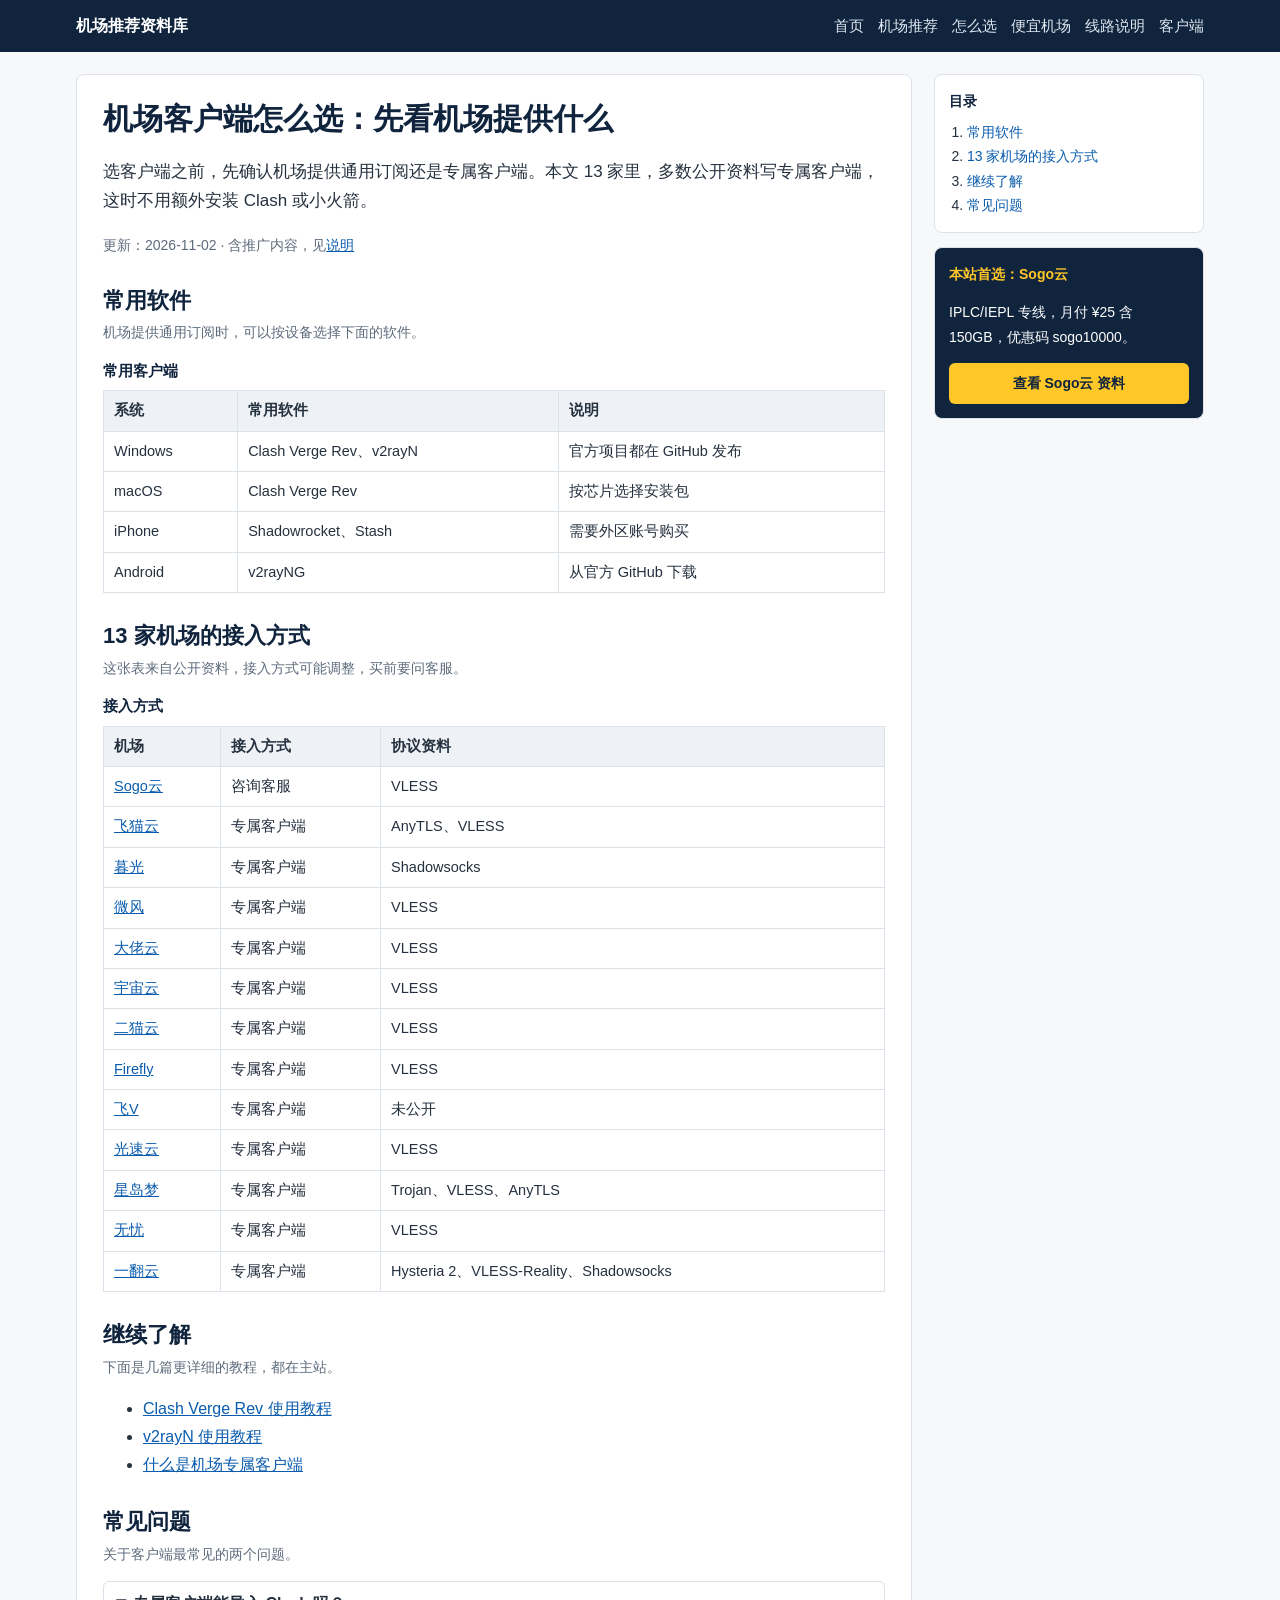
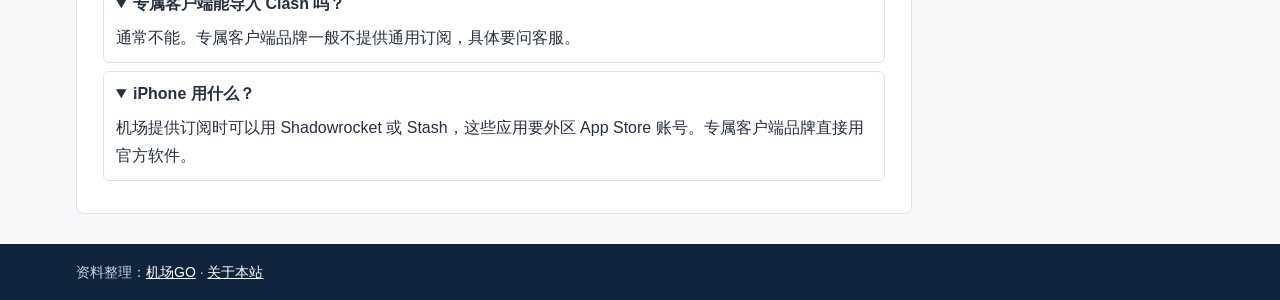
<file: clients.html>
<!doctype html>
<html lang="zh-CN"><head><meta charset="utf-8"><meta name="viewport" content="width=device-width,initial-scale=1"><meta name="msvalidate.01" content="87D7FDBF3B41B1DBE0C94064F8A3F337">
<title>机场客户端怎么选？Clash、小火箭、v2rayN 与专属客户端</title><meta name="description" content="机场客户端怎么选？先确认机场提供订阅还是专属客户端。本文按 Windows、macOS、iPhone 和 Android 整理常用软件，并列出 13 家机场公开资料中的接入方式。"><link rel="canonical" href="https://kelvinchong6880-gif.github.io/jichangtuijian/clients.html">
<meta property="og:title" content="机场客户端怎么选？Clash、小火箭、v2rayN 与专属客户端"><meta property="og:description" content="机场客户端怎么选？先确认机场提供订阅还是专属客户端。本文按 Windows、macOS、iPhone 和 Android 整理常用软件，并列出 13 家机场公开资料中的接入方式。"><meta property="og:type" content="article"><meta property="og:url" content="https://kelvinchong6880-gif.github.io/jichangtuijian/clients.html">
<link rel="stylesheet" href="style.css"><script type="application/ld+json">{"@context":"https://schema.org","@type":"Article","headline":"机场客户端怎么选：先看机场提供什么","description":"机场客户端怎么选？先确认机场提供订阅还是专属客户端。本文按 Windows、macOS、iPhone 和 Android 整理常用软件，并列出 13 家机场公开资料中的接入方式。","dateModified":"2026-11-02","mainEntityOfPage":"https://kelvinchong6880-gif.github.io/jichangtuijian/clients.html","author":{"@type":"Organization","name":"机场GO","url":"https://jichanggo.blog/"}}</script><script type="application/ld+json">{"@context":"https://schema.org","@type":"FAQPage","mainEntity":[{"@type":"Question","name":"专属客户端能导入 Clash 吗？","acceptedAnswer":{"@type":"Answer","text":"通常不能。专属客户端品牌一般不提供通用订阅，具体要问客服。"}},{"@type":"Question","name":"iPhone 用什么？","acceptedAnswer":{"@type":"Answer","text":"机场提供订阅时可以用 Shadowrocket 或 Stash，这些应用要外区 App Store 账号。专属客户端品牌直接用官方软件。"}}]}</script></head><body>
<header class="top"><div class="wrap"><a class="brand" href="index.html">机场推荐资料库</a><nav aria-label="主导航"><a href="index.html">首页</a><a href="airport.html">机场推荐</a><a href="how-to-choose.html">怎么选</a><a href="cheap.html">便宜机场</a><a href="lines.html">线路说明</a><a href="clients.html">客户端</a></nav></div></header>
<div class="wrap grid"><main>
<h1>机场客户端怎么选：先看机场提供什么</h1><p class="lead">选客户端之前，先确认机场提供通用订阅还是专属客户端。本文 13 家里，多数公开资料写专属客户端，这时不用额外安装 Clash 或小火箭。</p><p class="meta">更新：<time datetime="2026-11-02">2026-11-02</time> · 含推广内容，见<a href="about.html">说明</a></p>
<section><h2 id="soft">常用软件</h2><p class="sec">机场提供通用订阅时，可以按设备选择下面的软件。</p><div class="tbl"><table><caption>常用客户端</caption><thead><tr><th scope="col">系统</th><th scope="col">常用软件</th><th scope="col">说明</th></tr></thead><tbody><tr><td>Windows</td><td>Clash Verge Rev、v2rayN</td><td>官方项目都在 GitHub 发布</td></tr><tr><td>macOS</td><td>Clash Verge Rev</td><td>按芯片选择安装包</td></tr><tr><td>iPhone</td><td>Shadowrocket、Stash</td><td>需要外区账号购买</td></tr><tr><td>Android</td><td>v2rayNG</td><td>从官方 GitHub 下载</td></tr></tbody></table></div></section>
<section><h2 id="mode">13 家机场的接入方式</h2><p class="sec">这张表来自公开资料，接入方式可能调整，买前要问客服。</p><div class="tbl"><table><caption>接入方式</caption><thead><tr><th scope="col">机场</th><th scope="col">接入方式</th><th scope="col">协议资料</th></tr></thead><tbody><tr><td><a href="https://jichanggo.blog/brands/sogo/">Sogo云</a></td><td>咨询客服</td><td>VLESS</td></tr><tr><td><a href="https://jichanggo.blog/brands/feimao/">飞猫云</a></td><td>专属客户端</td><td>AnyTLS、VLESS</td></tr><tr><td><a href="https://jichanggo.blog/brands/muguang/">暮光</a></td><td>专属客户端</td><td>Shadowsocks</td></tr><tr><td><a href="https://jichanggo.blog/brands/weifeng/">微风</a></td><td>专属客户端</td><td>VLESS</td></tr><tr><td><a href="https://jichanggo.blog/brands/dalao/">大佬云</a></td><td>专属客户端</td><td>VLESS</td></tr><tr><td><a href="https://jichanggo.blog/brands/yuzhou/">宇宙云</a></td><td>专属客户端</td><td>VLESS</td></tr><tr><td><a href="https://jichanggo.blog/brands/ermao/">二猫云</a></td><td>专属客户端</td><td>VLESS</td></tr><tr><td><a href="https://jichanggo.blog/brands/firefly/">Firefly</a></td><td>专属客户端</td><td>VLESS</td></tr><tr><td><a href="https://jichanggo.blog/brands/feiv/">飞V</a></td><td>专属客户端</td><td>未公开</td></tr><tr><td><a href="https://jichanggo.blog/brands/guangsu/">光速云</a></td><td>专属客户端</td><td>VLESS</td></tr><tr><td><a href="https://jichanggo.blog/brands/xingdaomeng/">星岛梦</a></td><td>专属客户端</td><td>Trojan、VLESS、AnyTLS</td></tr><tr><td><a href="https://jichanggo.blog/brands/wuyou/">无忧</a></td><td>专属客户端</td><td>VLESS</td></tr><tr><td><a href="https://jichanggo.blog/brands/yifan/">一翻云</a></td><td>专属客户端</td><td>Hysteria 2、VLESS-Reality、Shadowsocks</td></tr></tbody></table></div></section>
<section><h2 id="more">继续了解</h2><p class="sec">下面是几篇更详细的教程，都在主站。</p><ul><li><a href="https://jichanggo.blog/blog/clash-verge-rev-jiaocheng/">Clash Verge Rev 使用教程</a></li><li><a href="https://jichanggo.blog/blog/v2rayn-jiaocheng/">v2rayN 使用教程</a></li><li><a href="https://jichanggo.blog/blog/zhuanshu-kehuduan/">什么是机场专属客户端</a></li></ul></section>
<section><h2 id="faq">常见问题</h2><p class="sec">关于客户端最常见的两个问题。</p><details open><summary>专属客户端能导入 Clash 吗？</summary><p>通常不能。专属客户端品牌一般不提供通用订阅，具体要问客服。</p></details><details open><summary>iPhone 用什么？</summary><p>机场提供订阅时可以用 Shadowrocket 或 Stash，这些应用要外区 App Store 账号。专属客户端品牌直接用官方软件。</p></details></section>
</main><aside><div class="toc"><p class="toc-t">目录</p><ol><li><a href="#soft">常用软件</a></li><li><a href="#mode">13 家机场的接入方式</a></li><li><a href="#more">继续了解</a></li><li><a href="#faq">常见问题</a></li></ol></div>
<div class="sogo"><p class="sogo-t">本站首选：Sogo云</p><p>IPLC/IEPL 专线，月付 ¥25 含 150GB，优惠码 sogo10000。</p><a class="btn" href="https://jichanggo.blog/brands/sogo/">查看 Sogo云 资料</a></div></aside></div>
<footer><div class="wrap"><p>资料整理：<a href="https://jichanggo.blog/">机场GO</a> · <a href="about.html">关于本站</a></p></div></footer>
</body></html>
</file>
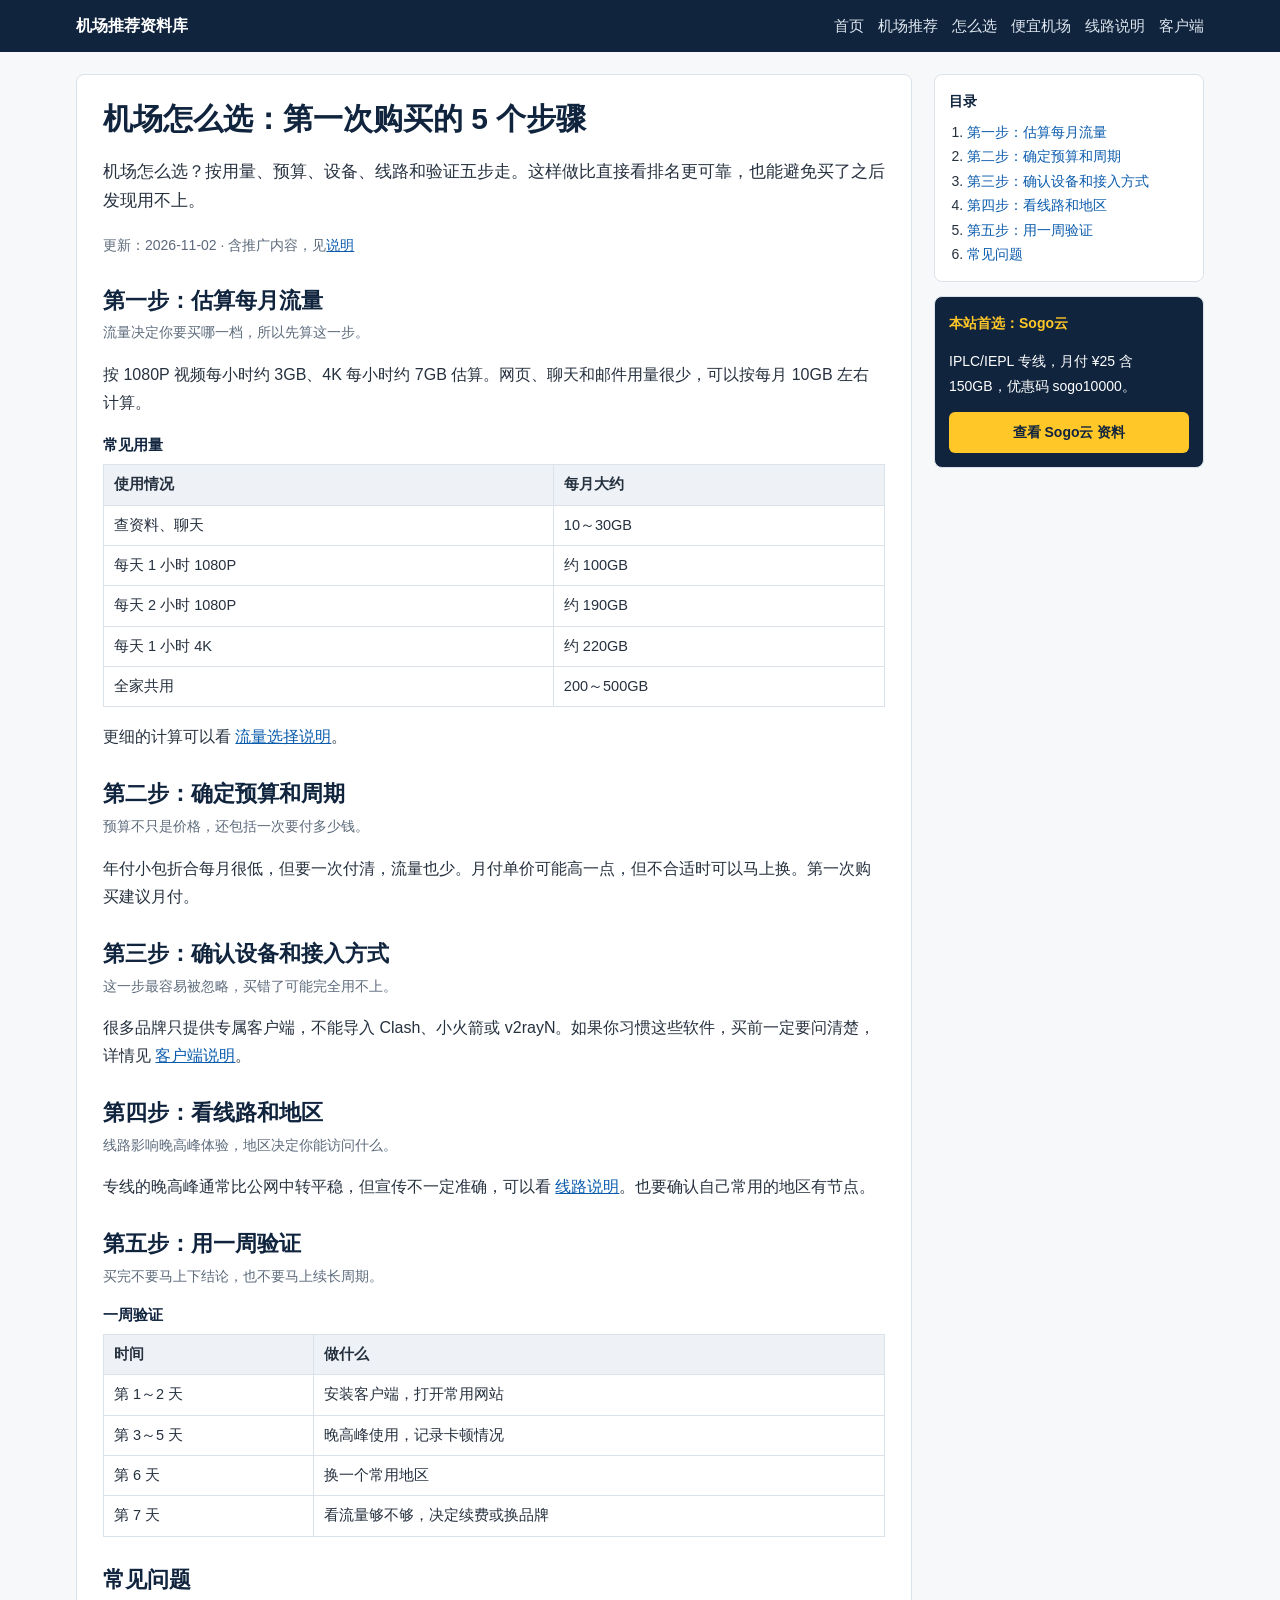
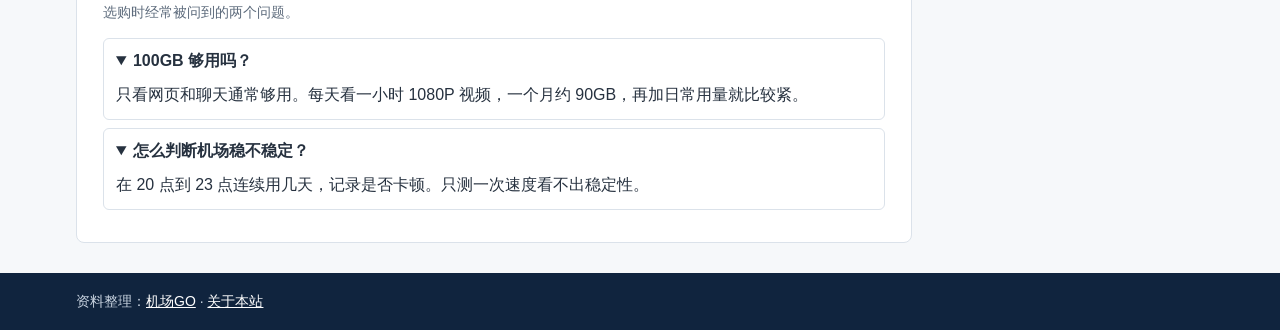
<file: how-to-choose.html>
<!doctype html>
<html lang="zh-CN"><head><meta charset="utf-8"><meta name="viewport" content="width=device-width,initial-scale=1"><meta name="msvalidate.01" content="87D7FDBF3B41B1DBE0C94064F8A3F337">
<title>机场怎么选？第一次购买的 5 个步骤</title><meta name="description" content="机场怎么选？按用量、预算、设备、线路和验证五步走，先算每月流量，再看价格和接入方式，第一次购买用一周时间验证晚高峰，不要一开始就买年付。"><link rel="canonical" href="https://kelvinchong6880-gif.github.io/jichangtuijian/how-to-choose.html">
<meta property="og:title" content="机场怎么选？第一次购买的 5 个步骤"><meta property="og:description" content="机场怎么选？按用量、预算、设备、线路和验证五步走，先算每月流量，再看价格和接入方式，第一次购买用一周时间验证晚高峰，不要一开始就买年付。"><meta property="og:type" content="article"><meta property="og:url" content="https://kelvinchong6880-gif.github.io/jichangtuijian/how-to-choose.html">
<link rel="stylesheet" href="style.css"><script type="application/ld+json">{"@context":"https://schema.org","@type":"Article","headline":"机场怎么选：第一次购买的 5 个步骤","description":"机场怎么选？按用量、预算、设备、线路和验证五步走，先算每月流量，再看价格和接入方式，第一次购买用一周时间验证晚高峰，不要一开始就买年付。","dateModified":"2026-11-02","mainEntityOfPage":"https://kelvinchong6880-gif.github.io/jichangtuijian/how-to-choose.html","author":{"@type":"Organization","name":"机场GO","url":"https://jichanggo.blog/"}}</script><script type="application/ld+json">{"@context":"https://schema.org","@type":"FAQPage","mainEntity":[{"@type":"Question","name":"100GB 够用吗？","acceptedAnswer":{"@type":"Answer","text":"只看网页和聊天通常够用。每天看一小时 1080P 视频，一个月约 90GB，再加日常用量就比较紧。"}},{"@type":"Question","name":"怎么判断机场稳不稳定？","acceptedAnswer":{"@type":"Answer","text":"在 20 点到 23 点连续用几天，记录是否卡顿。只测一次速度看不出稳定性。"}}]}</script></head><body>
<header class="top"><div class="wrap"><a class="brand" href="index.html">机场推荐资料库</a><nav aria-label="主导航"><a href="index.html">首页</a><a href="airport.html">机场推荐</a><a href="how-to-choose.html">怎么选</a><a href="cheap.html">便宜机场</a><a href="lines.html">线路说明</a><a href="clients.html">客户端</a></nav></div></header>
<div class="wrap grid"><main>
<h1>机场怎么选：第一次购买的 5 个步骤</h1><p class="lead">机场怎么选？按用量、预算、设备、线路和验证五步走。这样做比直接看排名更可靠，也能避免买了之后发现用不上。</p><p class="meta">更新：<time datetime="2026-11-02">2026-11-02</time> · 含推广内容，见<a href="about.html">说明</a></p>
<section><h2 id="s1">第一步：估算每月流量</h2><p class="sec">流量决定你要买哪一档，所以先算这一步。</p><p>按 1080P 视频每小时约 3GB、4K 每小时约 7GB 估算。网页、聊天和邮件用量很少，可以按每月 10GB 左右计算。</p><div class="tbl"><table><caption>常见用量</caption><thead><tr><th scope="col">使用情况</th><th scope="col">每月大约</th></tr></thead><tbody><tr><td>查资料、聊天</td><td>10～30GB</td></tr><tr><td>每天 1 小时 1080P</td><td>约 100GB</td></tr><tr><td>每天 2 小时 1080P</td><td>约 190GB</td></tr><tr><td>每天 1 小时 4K</td><td>约 220GB</td></tr><tr><td>全家共用</td><td>200～500GB</td></tr></tbody></table></div><p>更细的计算可以看 <a href="https://jichanggo.blog/blog/jichang-liuliang-gou-bu-gou/">流量选择说明</a>。</p></section>
<section><h2 id="s2">第二步：确定预算和周期</h2><p class="sec">预算不只是价格，还包括一次要付多少钱。</p><p>年付小包折合每月很低，但要一次付清，流量也少。月付单价可能高一点，但不合适时可以马上换。第一次购买建议月付。</p></section>
<section><h2 id="s3">第三步：确认设备和接入方式</h2><p class="sec">这一步最容易被忽略，买错了可能完全用不上。</p><p>很多品牌只提供专属客户端，不能导入 Clash、小火箭或 v2rayN。如果你习惯这些软件，买前一定要问清楚，详情见 <a href="clients.html">客户端说明</a>。</p></section>
<section><h2 id="s4">第四步：看线路和地区</h2><p class="sec">线路影响晚高峰体验，地区决定你能访问什么。</p><p>专线的晚高峰通常比公网中转平稳，但宣传不一定准确，可以看 <a href="lines.html">线路说明</a>。也要确认自己常用的地区有节点。</p></section>
<section><h2 id="s5">第五步：用一周验证</h2><p class="sec">买完不要马上下结论，也不要马上续长周期。</p><div class="tbl"><table><caption>一周验证</caption><thead><tr><th scope="col">时间</th><th scope="col">做什么</th></tr></thead><tbody><tr><td>第 1～2 天</td><td>安装客户端，打开常用网站</td></tr><tr><td>第 3～5 天</td><td>晚高峰使用，记录卡顿情况</td></tr><tr><td>第 6 天</td><td>换一个常用地区</td></tr><tr><td>第 7 天</td><td>看流量够不够，决定续费或换品牌</td></tr></tbody></table></div></section>
<section><h2 id="faq">常见问题</h2><p class="sec">选购时经常被问到的两个问题。</p><details open><summary>100GB 够用吗？</summary><p>只看网页和聊天通常够用。每天看一小时 1080P 视频，一个月约 90GB，再加日常用量就比较紧。</p></details><details open><summary>怎么判断机场稳不稳定？</summary><p>在 20 点到 23 点连续用几天，记录是否卡顿。只测一次速度看不出稳定性。</p></details></section>
</main><aside><div class="toc"><p class="toc-t">目录</p><ol><li><a href="#s1">第一步：估算每月流量</a></li><li><a href="#s2">第二步：确定预算和周期</a></li><li><a href="#s3">第三步：确认设备和接入方式</a></li><li><a href="#s4">第四步：看线路和地区</a></li><li><a href="#s5">第五步：用一周验证</a></li><li><a href="#faq">常见问题</a></li></ol></div>
<div class="sogo"><p class="sogo-t">本站首选：Sogo云</p><p>IPLC/IEPL 专线，月付 ¥25 含 150GB，优惠码 sogo10000。</p><a class="btn" href="https://jichanggo.blog/brands/sogo/">查看 Sogo云 资料</a></div></aside></div>
<footer><div class="wrap"><p>资料整理：<a href="https://jichanggo.blog/">机场GO</a> · <a href="about.html">关于本站</a></p></div></footer>
</body></html>
</file>
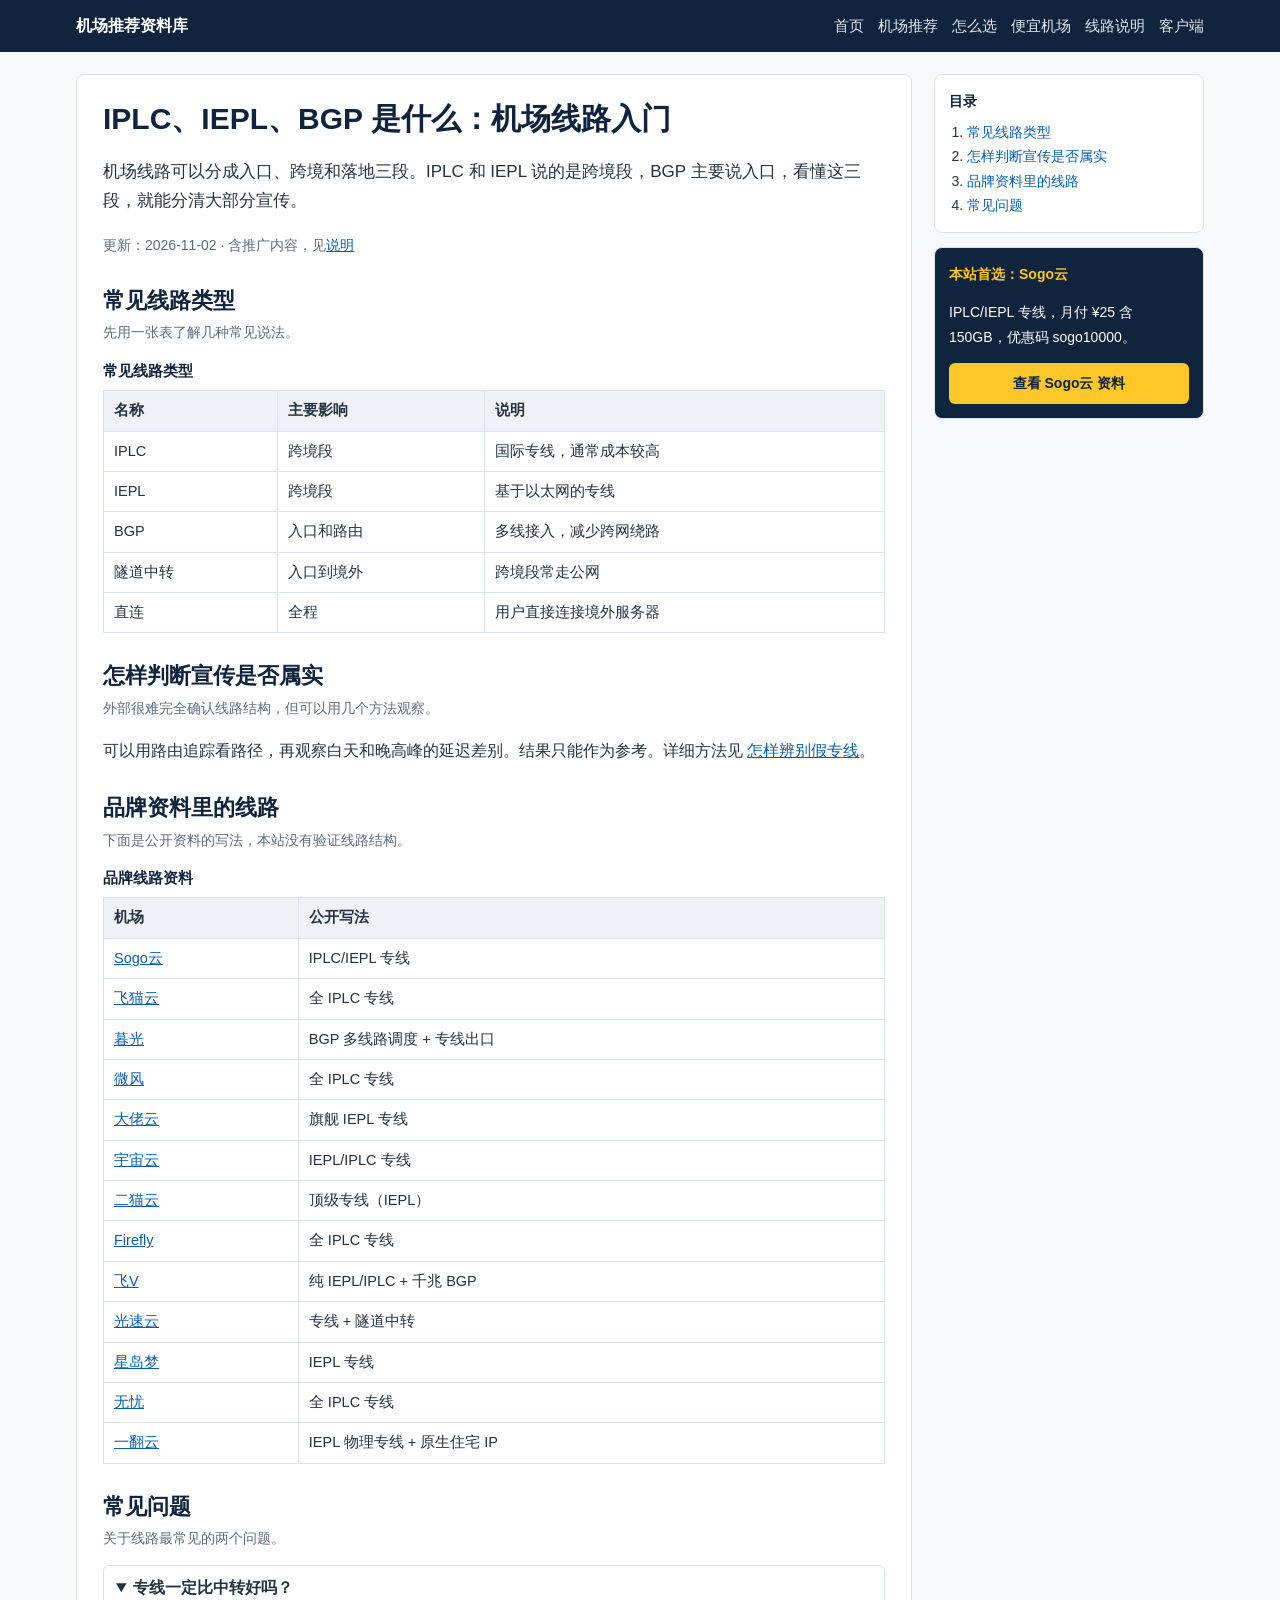
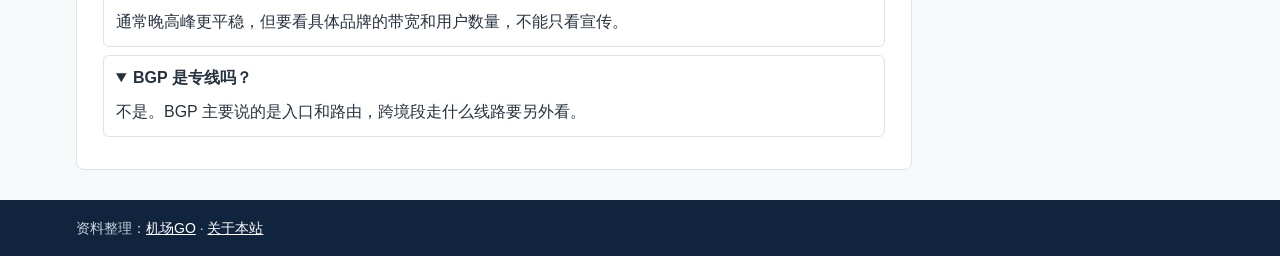
<file: lines.html>
<!doctype html>
<html lang="zh-CN"><head><meta charset="utf-8"><meta name="viewport" content="width=device-width,initial-scale=1"><meta name="msvalidate.01" content="87D7FDBF3B41B1DBE0C94064F8A3F337">
<title>IPLC、IEPL、BGP 是什么？机场线路入门</title><meta name="description" content="机场线路入门：IPLC 和 IEPL 是跨境专线，BGP 主要影响入口和路由，中转通常走公网跨境。本文说明它们的区别，以及看到线路宣传时要怎样判断。"><link rel="canonical" href="https://kelvinchong6880-gif.github.io/jichangtuijian/lines.html">
<meta property="og:title" content="IPLC、IEPL、BGP 是什么？机场线路入门"><meta property="og:description" content="机场线路入门：IPLC 和 IEPL 是跨境专线，BGP 主要影响入口和路由，中转通常走公网跨境。本文说明它们的区别，以及看到线路宣传时要怎样判断。"><meta property="og:type" content="article"><meta property="og:url" content="https://kelvinchong6880-gif.github.io/jichangtuijian/lines.html">
<link rel="stylesheet" href="style.css"><script type="application/ld+json">{"@context":"https://schema.org","@type":"Article","headline":"IPLC、IEPL、BGP 是什么：机场线路入门","description":"机场线路入门：IPLC 和 IEPL 是跨境专线，BGP 主要影响入口和路由，中转通常走公网跨境。本文说明它们的区别，以及看到线路宣传时要怎样判断。","dateModified":"2026-11-02","mainEntityOfPage":"https://kelvinchong6880-gif.github.io/jichangtuijian/lines.html","author":{"@type":"Organization","name":"机场GO","url":"https://jichanggo.blog/"}}</script><script type="application/ld+json">{"@context":"https://schema.org","@type":"FAQPage","mainEntity":[{"@type":"Question","name":"专线一定比中转好吗？","acceptedAnswer":{"@type":"Answer","text":"通常晚高峰更平稳，但要看具体品牌的带宽和用户数量，不能只看宣传。"}},{"@type":"Question","name":"BGP 是专线吗？","acceptedAnswer":{"@type":"Answer","text":"不是。BGP 主要说的是入口和路由，跨境段走什么线路要另外看。"}}]}</script></head><body>
<header class="top"><div class="wrap"><a class="brand" href="index.html">机场推荐资料库</a><nav aria-label="主导航"><a href="index.html">首页</a><a href="airport.html">机场推荐</a><a href="how-to-choose.html">怎么选</a><a href="cheap.html">便宜机场</a><a href="lines.html">线路说明</a><a href="clients.html">客户端</a></nav></div></header>
<div class="wrap grid"><main>
<h1>IPLC、IEPL、BGP 是什么：机场线路入门</h1><p class="lead">机场线路可以分成入口、跨境和落地三段。IPLC 和 IEPL 说的是跨境段，BGP 主要说入口，看懂这三段，就能分清大部分宣传。</p><p class="meta">更新：<time datetime="2026-11-02">2026-11-02</time> · 含推广内容，见<a href="about.html">说明</a></p>
<section><h2 id="types">常见线路类型</h2><p class="sec">先用一张表了解几种常见说法。</p><div class="tbl"><table><caption>常见线路类型</caption><thead><tr><th scope="col">名称</th><th scope="col">主要影响</th><th scope="col">说明</th></tr></thead><tbody><tr><td>IPLC</td><td>跨境段</td><td>国际专线，通常成本较高</td></tr><tr><td>IEPL</td><td>跨境段</td><td>基于以太网的专线</td></tr><tr><td>BGP</td><td>入口和路由</td><td>多线接入，减少跨网绕路</td></tr><tr><td>隧道中转</td><td>入口到境外</td><td>跨境段常走公网</td></tr><tr><td>直连</td><td>全程</td><td>用户直接连接境外服务器</td></tr></tbody></table></div></section>
<section><h2 id="verify">怎样判断宣传是否属实</h2><p class="sec">外部很难完全确认线路结构，但可以用几个方法观察。</p><p>可以用路由追踪看路径，再观察白天和晚高峰的延迟差别。结果只能作为参考。详细方法见 <a href="https://jichanggo.blog/blog/jia-zhuanxian/">怎样辨别假专线</a>。</p></section>
<section><h2 id="brands">品牌资料里的线路</h2><p class="sec">下面是公开资料的写法，本站没有验证线路结构。</p><div class="tbl"><table><caption>品牌线路资料</caption><thead><tr><th scope="col">机场</th><th scope="col">公开写法</th></tr></thead><tbody><tr><td><a href="https://jichanggo.blog/brands/sogo/">Sogo云</a></td><td>IPLC/IEPL 专线</td></tr><tr><td><a href="https://jichanggo.blog/brands/feimao/">飞猫云</a></td><td>全 IPLC 专线</td></tr><tr><td><a href="https://jichanggo.blog/brands/muguang/">暮光</a></td><td>BGP 多线路调度 + 专线出口</td></tr><tr><td><a href="https://jichanggo.blog/brands/weifeng/">微风</a></td><td>全 IPLC 专线</td></tr><tr><td><a href="https://jichanggo.blog/brands/dalao/">大佬云</a></td><td>旗舰 IEPL 专线</td></tr><tr><td><a href="https://jichanggo.blog/brands/yuzhou/">宇宙云</a></td><td>IEPL/IPLC 专线</td></tr><tr><td><a href="https://jichanggo.blog/brands/ermao/">二猫云</a></td><td>顶级专线（IEPL）</td></tr><tr><td><a href="https://jichanggo.blog/brands/firefly/">Firefly</a></td><td>全 IPLC 专线</td></tr><tr><td><a href="https://jichanggo.blog/brands/feiv/">飞V</a></td><td>纯 IEPL/IPLC + 千兆 BGP</td></tr><tr><td><a href="https://jichanggo.blog/brands/guangsu/">光速云</a></td><td>专线 + 隧道中转</td></tr><tr><td><a href="https://jichanggo.blog/brands/xingdaomeng/">星岛梦</a></td><td>IEPL 专线</td></tr><tr><td><a href="https://jichanggo.blog/brands/wuyou/">无忧</a></td><td>全 IPLC 专线</td></tr><tr><td><a href="https://jichanggo.blog/brands/yifan/">一翻云</a></td><td>IEPL 物理专线 + 原生住宅 IP</td></tr></tbody></table></div></section>
<section><h2 id="faq">常见问题</h2><p class="sec">关于线路最常见的两个问题。</p><details open><summary>专线一定比中转好吗？</summary><p>通常晚高峰更平稳，但要看具体品牌的带宽和用户数量，不能只看宣传。</p></details><details open><summary>BGP 是专线吗？</summary><p>不是。BGP 主要说的是入口和路由，跨境段走什么线路要另外看。</p></details></section>
</main><aside><div class="toc"><p class="toc-t">目录</p><ol><li><a href="#types">常见线路类型</a></li><li><a href="#verify">怎样判断宣传是否属实</a></li><li><a href="#brands">品牌资料里的线路</a></li><li><a href="#faq">常见问题</a></li></ol></div>
<div class="sogo"><p class="sogo-t">本站首选：Sogo云</p><p>IPLC/IEPL 专线，月付 ¥25 含 150GB，优惠码 sogo10000。</p><a class="btn" href="https://jichanggo.blog/brands/sogo/">查看 Sogo云 资料</a></div></aside></div>
<footer><div class="wrap"><p>资料整理：<a href="https://jichanggo.blog/">机场GO</a> · <a href="about.html">关于本站</a></p></div></footer>
</body></html>
</file>
<file: style.css>
:root{--ink:#10243e;--text:#26313f;--muted:#5d6b7c;--line:#dbe2ea;--bg:#f6f8fa;--card:#fff;--sign:#ffc727;--link:#0b5cad}
*{box-sizing:border-box}body{margin:0;background:var(--bg);color:var(--text);font:16px/1.75 -apple-system,"Segoe UI","PingFang SC","Microsoft YaHei",sans-serif}
a{color:var(--link)}.wrap{max-width:1160px;margin:0 auto;padding:0 16px}
.top{background:var(--ink)}.top .wrap{display:flex;flex-wrap:wrap;gap:6px 18px;align-items:center;padding-top:12px;padding-bottom:12px}
.brand{color:#fff;font-weight:700;text-decoration:none;margin-right:auto}.top nav a{color:#dfe7f0;text-decoration:none;margin-left:14px;font-size:15px}.top nav a:first-child{margin-left:0}
.grid{display:grid;grid-template-columns:minmax(0,1fr) 270px;gap:22px;padding-top:22px;padding-bottom:30px}
main{background:var(--card);border:1px solid var(--line);border-radius:8px;padding:24px 26px;min-width:0}h1{font-size:30px;line-height:1.35;margin:0 0 10px;color:var(--ink)}h2{font-size:22px;line-height:1.4;margin:28px 0 4px;color:var(--ink);scroll-margin-top:12px}h3{font-size:18px;margin:20px 0 2px;color:var(--ink)}
.lead{font-size:17px}.meta,.sec{color:var(--muted);font-size:14px}.sec{margin-top:0}
.tbl{overflow-x:auto;margin:12px 0}table{border-collapse:collapse;width:100%;font-size:14.5px}caption{text-align:left;font-weight:700;padding-bottom:6px;color:var(--ink)}th,td{border:1px solid var(--line);padding:7px 10px;text-align:left;vertical-align:top}th{background:#eef2f6;white-space:nowrap}
details{border:1px solid var(--line);border-radius:6px;padding:8px 12px;margin:8px 0}summary{font-weight:700;cursor:pointer}details p{margin:6px 0 2px}
aside{position:sticky;top:12px;align-self:start}.toc,.sogo{background:var(--card);border:1px solid var(--line);border-radius:8px;padding:14px;margin-bottom:14px;font-size:14px}.toc-t,.sogo-t{font-weight:700;margin:0 0 6px;color:var(--ink)}.toc ol{margin:0;padding-left:18px;max-height:42vh;overflow-y:auto}.toc a{text-decoration:none}
.sogo{background:var(--ink);color:#fff}.sogo .sogo-t{color:var(--sign)}.btn{display:block;text-align:center;background:var(--sign);color:var(--ink);font-weight:700;padding:8px;border-radius:6px;text-decoration:none}
footer{background:var(--ink);color:#c7d2df;font-size:14px}footer a{color:#fff}footer p{margin:0;padding:16px 0}
@media (max-width:900px){.grid{grid-template-columns:minmax(0,1fr)}aside{position:static;order:-1}.toc{display:none}main{padding:18px 16px}h1{font-size:25px}}
</file>
